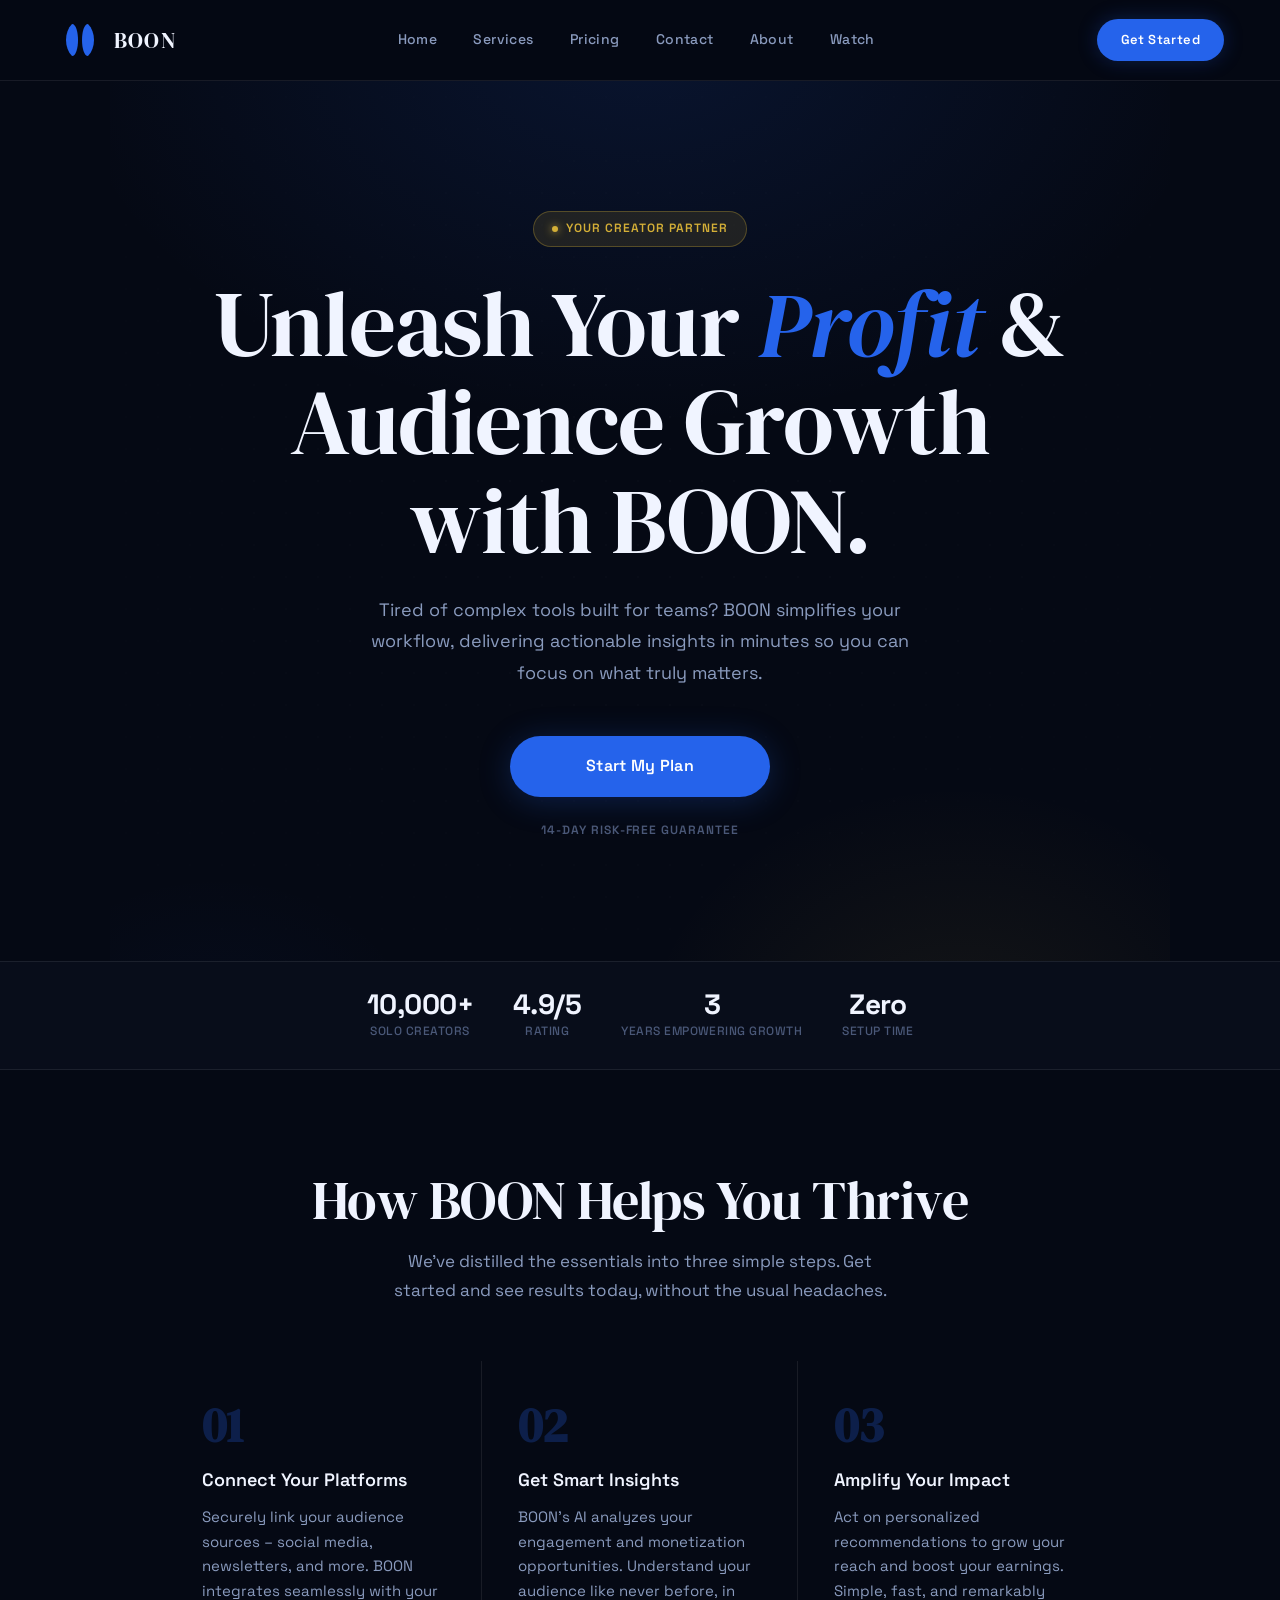
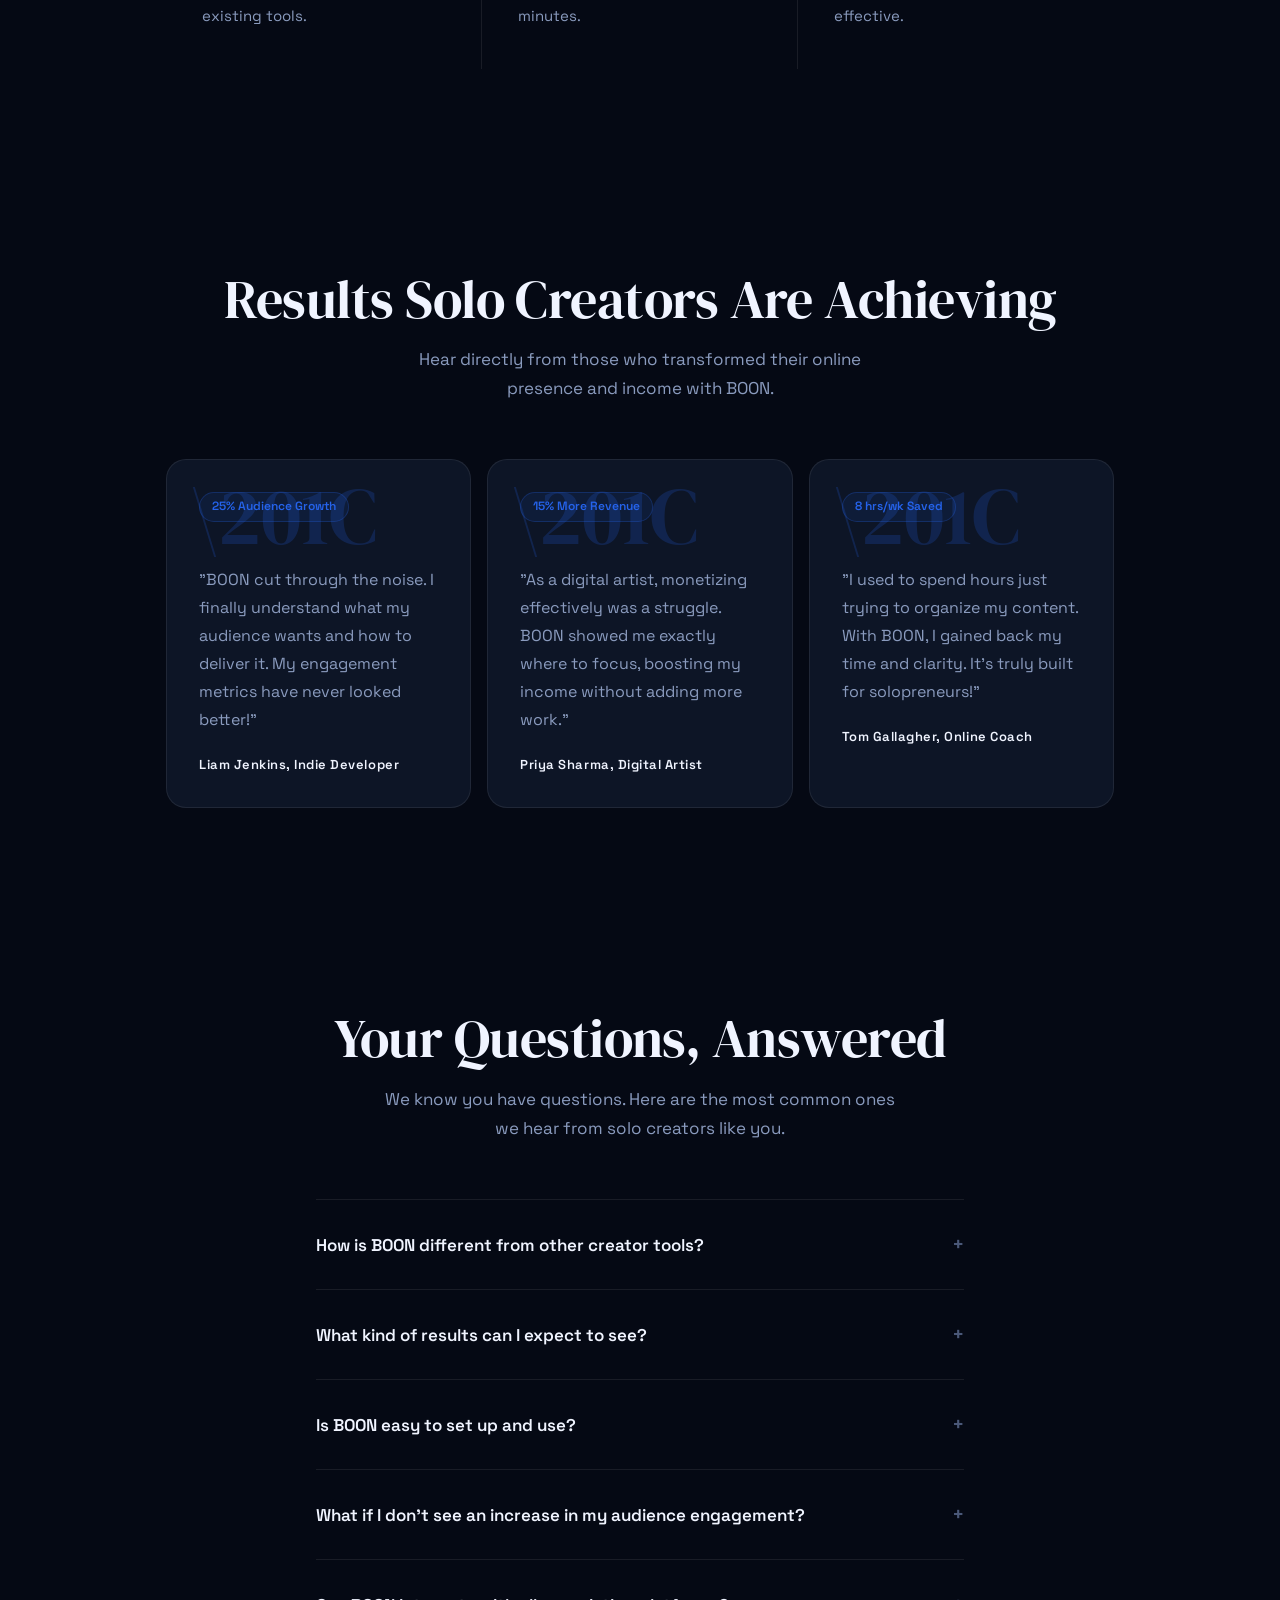
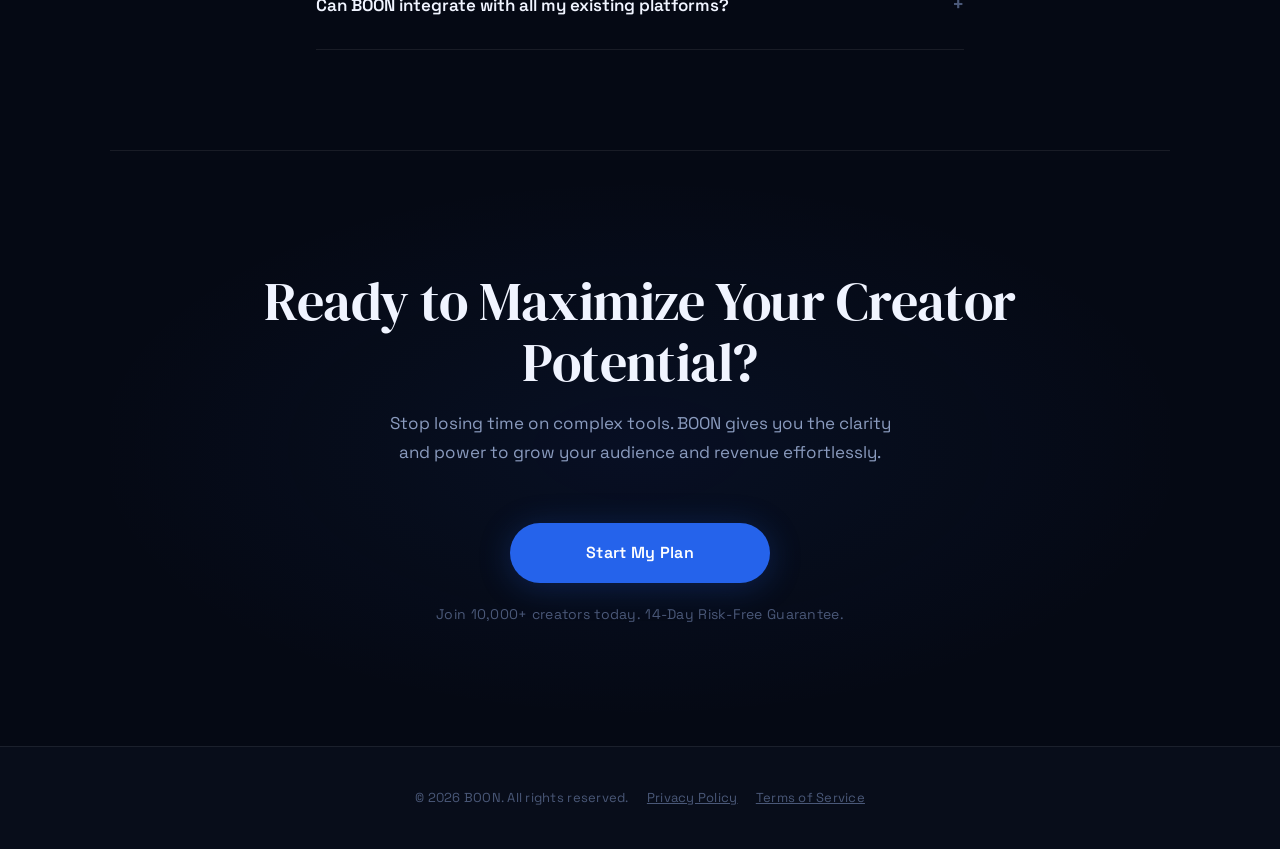
<file: index.html>
<!DOCTYPE html>
<html lang="en">
<head>
<meta charset="UTF-8">
<meta name="viewport" content="width=device-width, initial-scale=1.0">
<title>BOON</title>
<meta name="description" content="Subject: Tailored offer for BOON
Here is a quick, high-converting offer script for your business based on your goals.
## The Offer Copy
Headline: Boost your per">
<meta property="og:title" content="BOON">
<meta property="og:description" content="Subject: Tailored offer for BOON
Here is a quick, high-converting offer script for your business based on your goals.
## The Offer Copy
Headline: Boost your per">
<meta property="og:type" content="website">
<meta name="twitter:title" content="BOON">
<meta name="twitter:description" content="Subject: Tailored offer for BOON
Here is a quick, high-converting offer script for your business based on your goals.
## The Offer Copy
Headline: Boost your per">
<meta name="twitter:card" content="summary_large_image">
<link rel="stylesheet" href="style.css">
</head>
<body>
<nav>
<a class="logo" href="index.html" style="display:flex;align-items:center;gap:10px;text-decoration:none;"><svg viewBox="0 0 48 48" width="48" height="48">
  <g fill="#2563EB">
    <!-- Left ascending shape -->
    <path d="M16 40 C8 32 8 16 16 8 C20 8 22 16 22 24 C22 32 20 40 16 40 Z"/>
    <!-- Right ascending shape -->
    <path d="M32 40 C40 32 40 16 32 8 C28 8 26 16 26 24 C26 32 28 40 32 40 Z"/>
  </g>
</svg><span style="font-family:var(--font-display,serif);font-size:22px;color:var(--text,#fff);">BOON</span></a>
<div class="nav-links">
<a href="index.html">Home</a>
<a href="services.html">Services</a>
<a href="pricing.html">Pricing</a>
<a href="contact.html">Contact</a>
<a href="about.html">About</a>
<a href="vsl.html">Watch</a>
</div>
<a href="contact.html" class="nav-cta">Get Started</a>
<button class="hamburger" aria-label="Menu"><span></span><span></span><span></span></button>
</nav>
<!DOCTYPE html><html lang='en'><head><meta charset='UTF-8'><meta name='viewport' content='width=device-width, initial-scale=1.0'><title>BOON - Boost Your Personal Profits & Scale Your Audience</title><meta name='description' content='BOON is the intuitive software for solo creators and solopreneurs to grow audience engagement and maximize profitability with zero setup. Try it risk-free for 14 days.'></head><body><main><section id='hero'><div class='hero-badge'>Your Creator Partner</div><h1>Unleash Your <em>Profit</em> &amp; Audience Growth with BOON.</h1><p>Tired of complex tools built for teams? BOON simplifies your workflow, delivering actionable insights in minutes so you can focus on what truly matters.</p><div class='hero-cta-group'><a href='contact.html' class='btn'>Start My Plan</a><span class='trust-signal'>14-Day Risk-Free Guarantee</span></div></section><div class='trust-bar'><div class='trust-bar-item'><div class='stat'>10,000+</div><div class='stat-label'>Solo Creators</div></div><div class='trust-bar-item'><div class='stat'>4.9/5</div><div class='stat-label'>Rating</div></div><div class='trust-bar-item'><div class='stat'>3</div><div class='stat-label'>Years Empowering Growth</div></div><div class='trust-bar-item'><div class='stat'>Zero</div><div class='stat-label'>Setup Time</div></div></div><section><h2 class='fade-in'>How BOON Helps You Thrive</h2><p class='section-sub fade-in'>We've distilled the essentials into three simple steps. Get started and see results today, without the usual headaches.</p><div class='how-it-works'><div class='step'><div class='step-num'>01</div><h3>Connect Your Platforms</h3><p>Securely link your audience sources &ndash; social media, newsletters, and more. BOON integrates seamlessly with your existing tools.</p></div><div class='step'><div class='step-num'>02</div><h3>Get Smart Insights</h3><p>BOON's AI analyzes your engagement and monetization opportunities. Understand your audience like never before, in minutes.</p></div><div class='step'><div class='step-num'>03</div><h3>Amplify Your Impact</h3><p>Act on personalized recommendations to grow your reach and boost your earnings. Simple, fast, and remarkably effective.</p></div></div></section><section id='testimonials'><h2 class='fade-in'>Results Solo Creators Are Achieving</h2><p class='section-sub fade-in'>Hear directly from those who transformed their online presence and income with BOON.</p><div class='testimonial-grid'><div class='testimonial-card'><div class='result-badge'>25% Audience Growth</div><p>"BOON cut through the noise. I finally understand what my audience wants and how to deliver it. My engagement metrics have never looked better!"</p><div class='author'>Liam Jenkins, Indie Developer</div></div><div class='testimonial-card'><div class='result-badge'>15% More Revenue</div><p>"As a digital artist, monetizing effectively was a struggle. BOON showed me exactly where to focus, boosting my income without adding more work."</p><div class='author'>Priya Sharma, Digital Artist</div></div><div class='testimonial-card'><div class='result-badge'>8 hrs/wk Saved</div><p>"I used to spend hours just trying to organize my content. With BOON, I gained back my time and clarity. It's truly built for solopreneurs!"</p><div class='author'>Tom Gallagher, Online Coach</div></div></div></section><section id='faq'><h2 class='fade-in'>Your Questions, Answered</h2><p class='section-sub fade-in'>We know you have questions. Here are the most common ones we hear from solo creators like you.</p><div class='faq-item'><div class='faq-question'>How is BOON different from other creator tools?<span class='faq-chevron'>+</span></div><div class='faq-answer'>Most tools are bloated and built for large teams. BOON is specifically designed for solo creators, focusing on actionable insights and simplicity so you can achieve results faster.</div></div><div class='faq-item'><div class='faq-question'>What kind of results can I expect to see?<span class='faq-chevron'>+</span></div><div class='faq-answer'>Our users typically see increased audience engagement, clearer monetization paths, and significant time savings in content management and analysis. We offer a 14-day risk-free guarantee.</div></div><div class='faq-item'><div class='faq-question'>Is BOON easy to set up and use?<span class='faq-chevron'>+</span></div><div class='faq-answer'>Absolutely. BOON requires zero setup and delivers its first actionable insights in under five minutes. Our intuitive interface ensures you spend less time learning and more time growing.</div></div><div class='faq-item'><div class='faq-question'>What if I don't see an increase in my audience engagement?<span class='faq-chevron'>+</span></div><div class='faq-answer'>We're confident in BOON's power. If you don't see an increase in your audience engagement within the first 14 days, we offer a full, no-questions-asked refund.</div></div><div class='faq-item'><div class='faq-question'>Can BOON integrate with all my existing platforms?<span class='faq-chevron'>+</span></div><div class='faq-answer'>BOON is built for broad compatibility. We integrate with major social media channels, email marketing platforms, and content distribution services to give you a unified view.</div></div></section><section id='cta'><h2 class='fade-in'>Ready to Maximize Your Creator Potential?</h2><p class='section-sub fade-in'>Stop losing time on complex tools. BOON gives you the clarity and power to grow your audience and revenue effortlessly.</p><a href='contact.html' class='btn fade-in'>Start My Plan</a><p class='risk-reversal fade-in'>Join 10,000+ creators today. 14-Day Risk-Free Guarantee.</p></section></main><footer>
    <p>&copy; 2026 BOON. All rights reserved. <a href="#privacy" style="color:var(--text-subtle);text-decoration:underline;margin-left:15px;">Privacy Policy</a> <a href="#terms" style="color:var(--text-subtle);text-decoration:underline;margin-left:15px;">Terms of Service</a></p>
</footer><div class='sticky-mobile-cta'><a href='contact.html' class='btn'>Start My Plan</a></div><script>
// FAQ accordion
document.querySelectorAll('.faq-item').forEach(function(item){
  item.addEventListener('click',function(){
    var answer=this.querySelector('.faq-answer');
    var chevron=this.querySelector('.faq-chevron');
    var isOpen=this.classList.contains('open');
    document.querySelectorAll('.faq-item').forEach(function(i){
      i.classList.remove('open');
      i.querySelector('.faq-answer').style.maxHeight='0';
      i.querySelector('.faq-chevron').textContent='+';
    });
    if(!isOpen){this.classList.add('open');answer.style.maxHeight=answer.scrollHeight+'px';chevron.textContent='\\u00d7';}
  });
});
// Nav scroll
window.addEventListener('scroll',function(){document.querySelector('nav').classList.toggle('scrolled',window.scrollY>50);});
// Hamburger menu
var ham=document.querySelector('.hamburger');var nl=document.querySelector('.nav-links');if(ham&&nl){ham.addEventListener('click',function(){nl.classList.toggle('open');});}
// Picker tabs
document.querySelectorAll('.picker-tab').forEach(function(tab){
  tab.addEventListener('click',function(){
    var target=this.dataset.tab;
    document.querySelectorAll('.picker-tab').forEach(function(t){t.classList.remove('active');});
    document.querySelectorAll('.picker-content').forEach(function(c){c.classList.remove('active');});
    this.classList.add('active');
    var el=document.getElementById(target);
    if(el){el.classList.add('active');}
  });
});
// Picker card select
document.querySelectorAll('.picker-card').forEach(function(card){
  card.addEventListener('click',function(){
    var parent=this.closest('.picker-content');
    if(parent){parent.querySelectorAll('.picker-card').forEach(function(c){c.classList.remove('selected');});}
    this.classList.add('selected');
  });
});
</script></body></html>
<script>document.querySelectorAll('.faq-item').forEach(function(item){item.addEventListener('click',function(){var answer=this.querySelector('.faq-answer');var chevron=this.querySelector('.faq-chevron');var isOpen=this.classList.contains('open');document.querySelectorAll('.faq-item').forEach(function(i){i.classList.remove('open');i.querySelector('.faq-answer').style.maxHeight='0';i.querySelector('.faq-chevron').textContent='+';});if(!isOpen){this.classList.add('open');answer.style.maxHeight='2000px';chevron.textContent='×';}});});window.addEventListener('scroll',function(){document.querySelector('nav').classList.toggle('scrolled',window.scrollY>50);});</script>
</body>
</html>
</file>
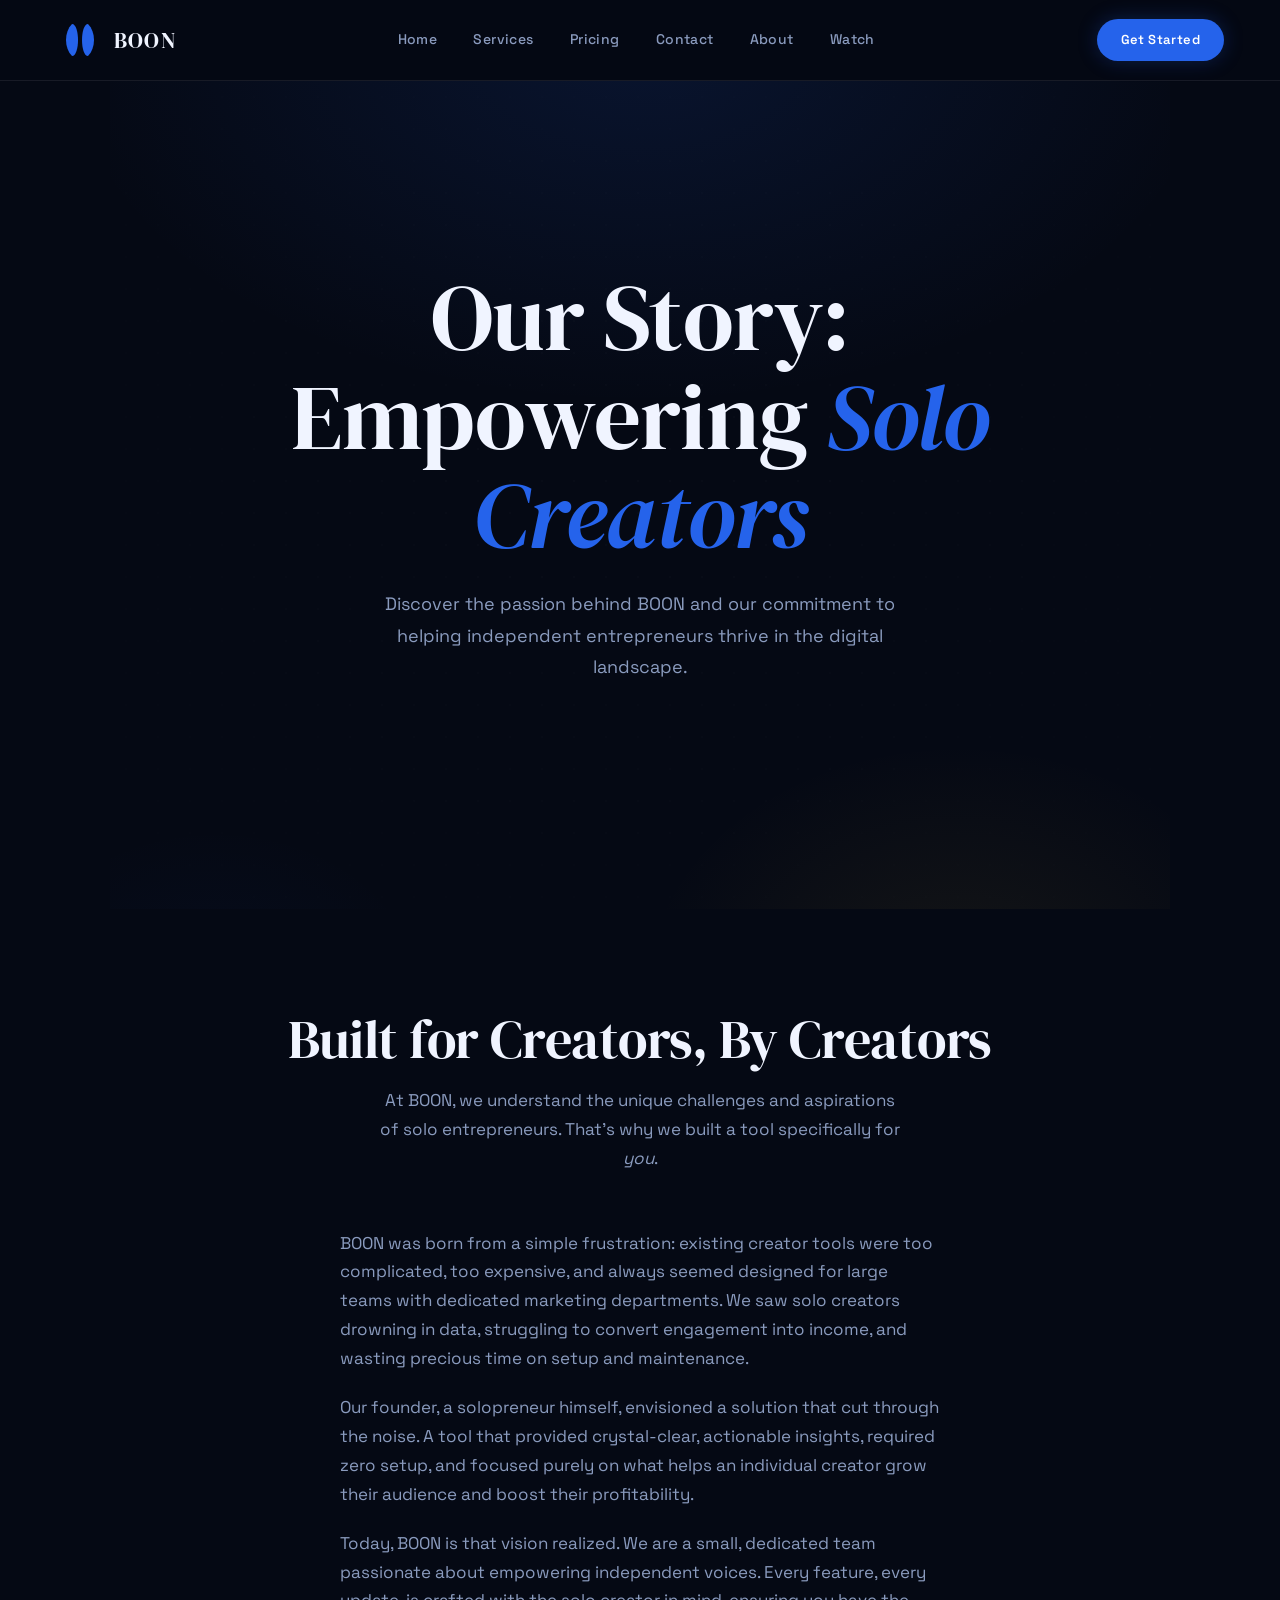
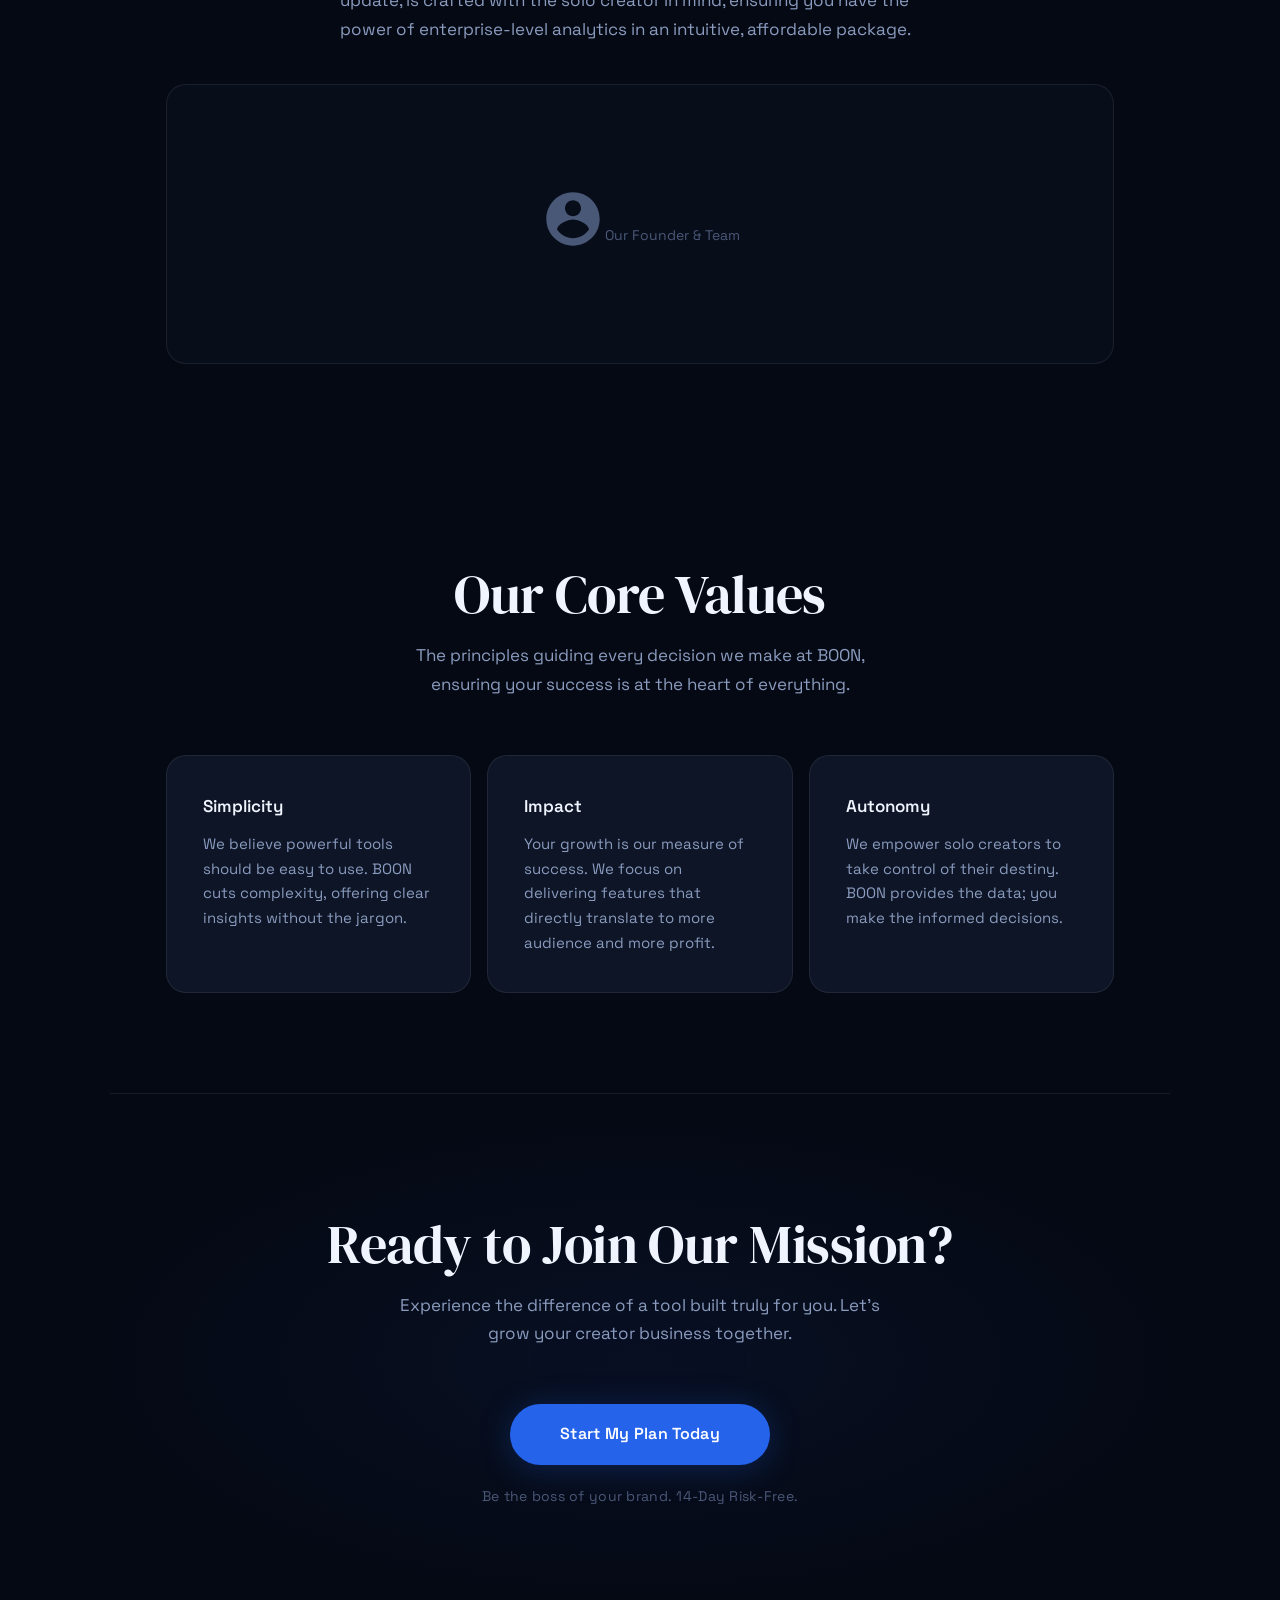
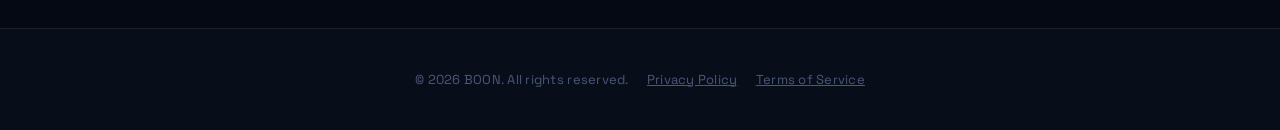
<file: about.html>
<!DOCTYPE html>
<html lang="en">
<head>
<meta charset="UTF-8">
<meta name="viewport" content="width=device-width, initial-scale=1.0">
<title>BOON</title>
<meta name="description" content="Subject: Tailored offer for BOON
Here is a quick, high-converting offer script for your business based on your goals.
## The Offer Copy
Headline: Boost your per">
<meta property="og:title" content="BOON">
<meta property="og:description" content="Subject: Tailored offer for BOON
Here is a quick, high-converting offer script for your business based on your goals.
## The Offer Copy
Headline: Boost your per">
<meta property="og:type" content="website">
<meta name="twitter:title" content="BOON">
<meta name="twitter:description" content="Subject: Tailored offer for BOON
Here is a quick, high-converting offer script for your business based on your goals.
## The Offer Copy
Headline: Boost your per">
<meta name="twitter:card" content="summary_large_image">
<link rel="stylesheet" href="style.css">
</head>
<body>
<nav>
<a class="logo" href="index.html" style="display:flex;align-items:center;gap:10px;text-decoration:none;"><svg viewBox="0 0 48 48" width="48" height="48">
  <g fill="#2563EB">
    <!-- Left ascending shape -->
    <path d="M16 40 C8 32 8 16 16 8 C20 8 22 16 22 24 C22 32 20 40 16 40 Z"/>
    <!-- Right ascending shape -->
    <path d="M32 40 C40 32 40 16 32 8 C28 8 26 16 26 24 C26 32 28 40 32 40 Z"/>
  </g>
</svg><span style="font-family:var(--font-display,serif);font-size:22px;color:var(--text,#fff);">BOON</span></a>
<div class="nav-links">
<a href="index.html">Home</a>
<a href="services.html">Services</a>
<a href="pricing.html">Pricing</a>
<a href="contact.html">Contact</a>
<a href="about.html">About</a>
<a href="vsl.html">Watch</a>
</div>
<a href="contact.html" class="nav-cta">Get Started</a>
<button class="hamburger" aria-label="Menu"><span></span><span></span><span></span></button>
</nav>
<!DOCTYPE html><html lang='en'><head><meta charset='UTF-8'><meta name='viewport' content='width=device-width, initial-scale=1.0'><title>About BOON - Empowering Solo Creators</title><meta name='description' content='Learn the story behind BOON, our mission to empower solo creators, and our core values of simplicity, impact, and autonomy. Built for your success.'></head><body><main><section id='hero'><h1 class='fade-in'>Our Story: Empowering <em>Solo Creators</em></h1><p class='fade-in'>Discover the passion behind BOON and our commitment to helping independent entrepreneurs thrive in the digital landscape.</p></section><section><h2 class='fade-in'>Built for Creators, By Creators</h2><p class='section-sub fade-in'>At BOON, we understand the unique challenges and aspirations of solo entrepreneurs. That's why we built a tool specifically for <em>you</em>.</p><div style='display:grid;grid-template-columns:1fr;gap:40px;align-items:center;margin-top:40px;'><div style='max-width:600px;margin:0 auto;'><p style='margin-bottom:20px;color:var(--text-muted);font-size:17px;line-height:1.7;'>BOON was born from a simple frustration: existing creator tools were too complicated, too expensive, and always seemed designed for large teams with dedicated marketing departments. We saw solo creators drowning in data, struggling to convert engagement into income, and wasting precious time on setup and maintenance.</p><p style='margin-bottom:20px;color:var(--text-muted);font-size:17px;line-height:1.7;'>Our founder, a solopreneur himself, envisioned a solution that cut through the noise. A tool that provided crystal-clear, actionable insights, required zero setup, and focused purely on what helps an individual creator grow their audience and boost their profitability.</p><p style='color:var(--text-muted);font-size:17px;line-height:1.7;'>Today, BOON is that vision realized. We are a small, dedicated team passionate about empowering independent voices. Every feature, every update, is crafted with the solo creator in mind, ensuring you have the power of enterprise-level analytics in an intuitive, affordable package.</p></div><div class='founder-photo' style='background:var(--bg-2);border-radius:var(--radius-lg);padding:40px;min-height:280px;display:flex;align-items:center;justify-content:center;color:var(--text-subtle);font-size:14px;border:1px solid var(--border);'><svg xmlns='http://www.w3.org/2000/svg' fill='currentColor' viewBox='0 0 24 24' width='64px' height='64px' style='margin-bottom:10px;'><path d='M12 2C6.48 2 2 6.48 2 12s4.48 10 10 10 10-4.48 10-10S17.52 2 12 2zm0 3c1.66 0 3 1.34 3 3s-1.34 3-3 3-3-1.34-3-3 1.34-3 3-3zm0 14.2c-2.5 0-4.71-1.28-6-3.22.03-1.99 4-3.8 6-3.8s5.97 1.81 6 3.8c-1.29 1.94-3.5 3.22-6 3.22z'/></svg><br/>Our Founder & Team</div></div></section><section><h2 class='fade-in'>Our Core Values</h2><p class='section-sub fade-in'>The principles guiding every decision we make at BOON, ensuring your success is at the heart of everything.</p><div class='service-cards'><div class='service-card'><h3>Simplicity</h3><p>We believe powerful tools should be easy to use. BOON cuts complexity, offering clear insights without the jargon.</p></div><div class='service-card'><h3>Impact</h3><p>Your growth is our measure of success. We focus on delivering features that directly translate to more audience and more profit.</p></div><div class='service-card'><h3>Autonomy</h3><p>We empower solo creators to take control of their destiny. BOON provides the data; you make the informed decisions.</p></div></div></section><section id='cta'><h2 class='fade-in'>Ready to Join Our Mission?</h2><p class='section-sub fade-in'>Experience the difference of a tool built truly for you. Let's grow your creator business together.</p><a href='contact.html' class='btn fade-in'>Start My Plan Today</a><p class='risk-reversal fade-in'>Be the boss of your brand. 14-Day Risk-Free.</p></section></main><footer>
    <p>&copy; 2026 BOON. All rights reserved. <a href="#privacy" style="color:var(--text-subtle);text-decoration:underline;margin-left:15px;">Privacy Policy</a> <a href="#terms" style="color:var(--text-subtle);text-decoration:underline;margin-left:15px;">Terms of Service</a></p>
</footer><div class='sticky-mobile-cta'><a href='contact.html' class='btn'>Start My Plan Today</a></div><script>
// FAQ accordion
document.querySelectorAll('.faq-item').forEach(function(item){
  item.addEventListener('click',function(){
    var answer=this.querySelector('.faq-answer');
    var chevron=this.querySelector('.faq-chevron');
    var isOpen=this.classList.contains('open');
    document.querySelectorAll('.faq-item').forEach(function(i){
      i.classList.remove('open');
      i.querySelector('.faq-answer').style.maxHeight='0';
      i.querySelector('.faq-chevron').textContent='+';
    });
    if(!isOpen){this.classList.add('open');answer.style.maxHeight=answer.scrollHeight+'px';chevron.textContent='\\u00d7';}
  });
});
// Nav scroll
window.addEventListener('scroll',function(){document.querySelector('nav').classList.toggle('scrolled',window.scrollY>50);});
// Hamburger menu
var ham=document.querySelector('.hamburger');var nl=document.querySelector('.nav-links');if(ham&&nl){ham.addEventListener('click',function(){nl.classList.toggle('open');});}
// Picker tabs
document.querySelectorAll('.picker-tab').forEach(function(tab){
  tab.addEventListener('click',function(){
    var target=this.dataset.tab;
    document.querySelectorAll('.picker-tab').forEach(function(t){t.classList.remove('active');});
    document.querySelectorAll('.picker-content').forEach(function(c){c.classList.remove('active');});
    this.classList.add('active');
    var el=document.getElementById(target);
    if(el){el.classList.add('active');}
  });
});
// Picker card select
document.querySelectorAll('.picker-card').forEach(function(card){
  card.addEventListener('click',function(){
    var parent=this.closest('.picker-content');
    if(parent){parent.querySelectorAll('.picker-card').forEach(function(c){c.classList.remove('selected');});}
    this.classList.add('selected');
  });
});
</script></body></html>
<script>document.querySelectorAll('.faq-item').forEach(function(item){item.addEventListener('click',function(){var answer=this.querySelector('.faq-answer');var chevron=this.querySelector('.faq-chevron');var isOpen=this.classList.contains('open');document.querySelectorAll('.faq-item').forEach(function(i){i.classList.remove('open');i.querySelector('.faq-answer').style.maxHeight='0';i.querySelector('.faq-chevron').textContent='+';});if(!isOpen){this.classList.add('open');answer.style.maxHeight='2000px';chevron.textContent='×';}});});window.addEventListener('scroll',function(){document.querySelector('nav').classList.toggle('scrolled',window.scrollY>50);});</script>
</body>
</html>
</file>
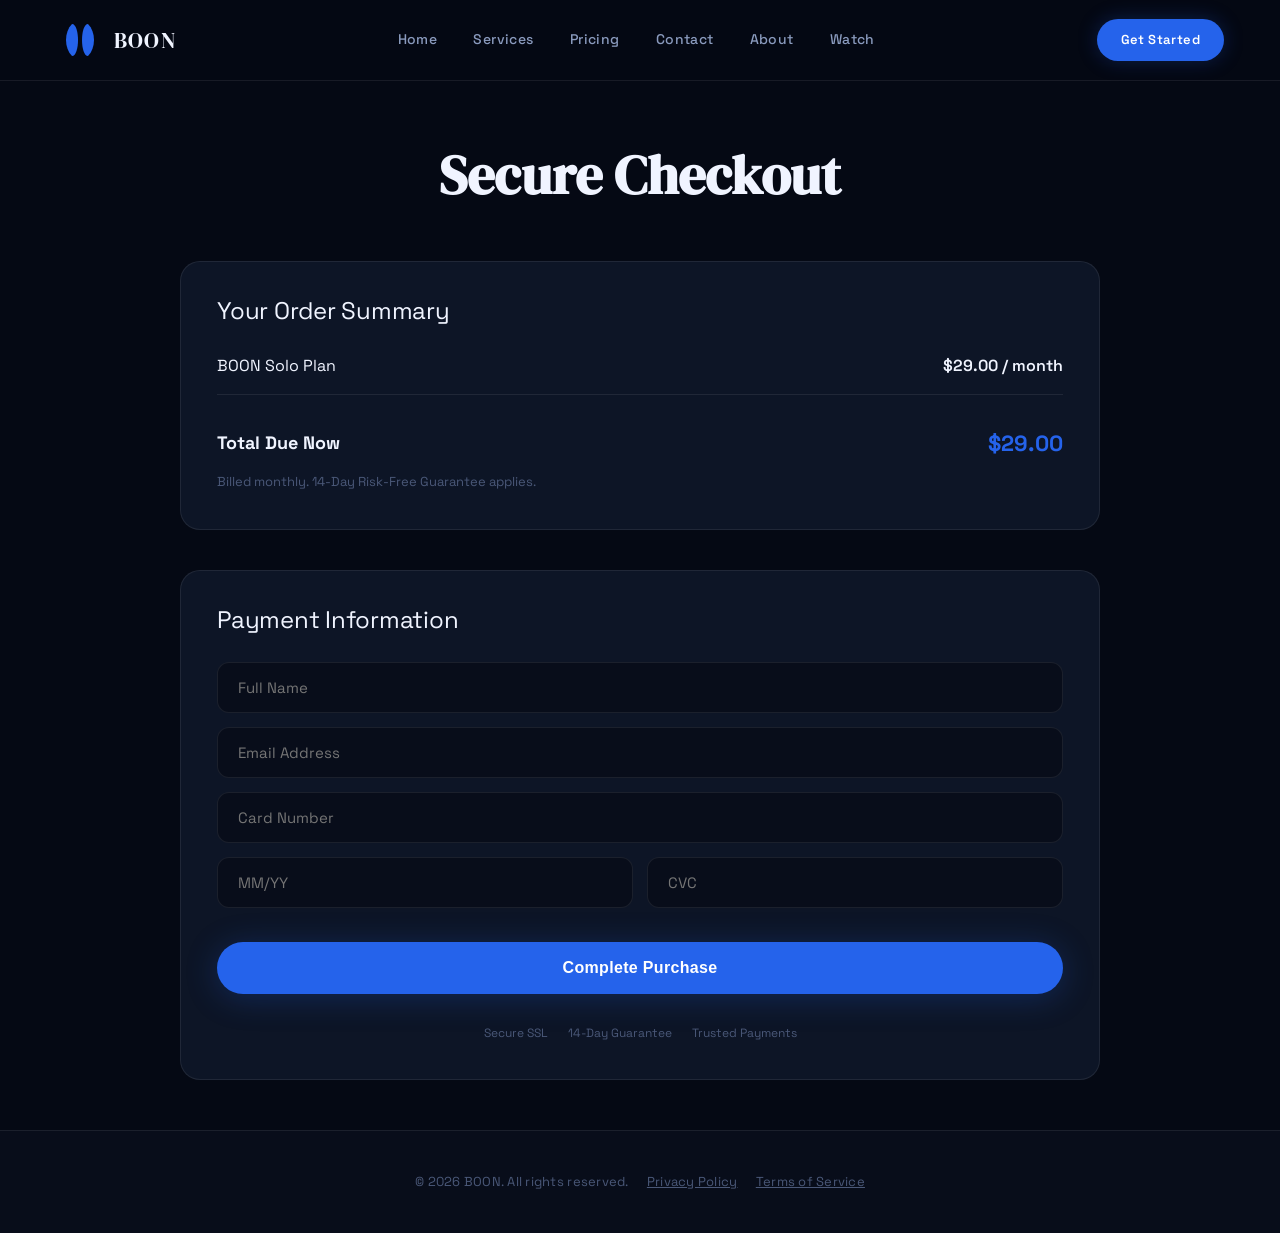
<file: checkout.html>
<!DOCTYPE html>
<html lang="en">
<head>
<meta charset="UTF-8">
<meta name="viewport" content="width=device-width, initial-scale=1.0">
<title>BOON</title>
<meta name="description" content="Subject: Tailored offer for BOON
Here is a quick, high-converting offer script for your business based on your goals.
## The Offer Copy
Headline: Boost your per">
<meta property="og:title" content="BOON">
<meta property="og:description" content="Subject: Tailored offer for BOON
Here is a quick, high-converting offer script for your business based on your goals.
## The Offer Copy
Headline: Boost your per">
<meta property="og:type" content="website">
<meta name="twitter:title" content="BOON">
<meta name="twitter:description" content="Subject: Tailored offer for BOON
Here is a quick, high-converting offer script for your business based on your goals.
## The Offer Copy
Headline: Boost your per">
<meta name="twitter:card" content="summary_large_image">
<link rel="stylesheet" href="style.css">
</head>
<body>
<nav>
<a class="logo" href="index.html" style="display:flex;align-items:center;gap:10px;text-decoration:none;"><svg viewBox="0 0 48 48" width="48" height="48">
  <g fill="#2563EB">
    <!-- Left ascending shape -->
    <path d="M16 40 C8 32 8 16 16 8 C20 8 22 16 22 24 C22 32 20 40 16 40 Z"/>
    <!-- Right ascending shape -->
    <path d="M32 40 C40 32 40 16 32 8 C28 8 26 16 26 24 C26 32 28 40 32 40 Z"/>
  </g>
</svg><span style="font-family:var(--font-display,serif);font-size:22px;color:var(--text,#fff);">BOON</span></a>
<div class="nav-links">
<a href="index.html">Home</a>
<a href="services.html">Services</a>
<a href="pricing.html">Pricing</a>
<a href="contact.html">Contact</a>
<a href="about.html">About</a>
<a href="vsl.html">Watch</a>
</div>
<a href="contact.html" class="nav-cta">Get Started</a>
<button class="hamburger" aria-label="Menu"><span></span><span></span><span></span></button>
</nav>
<!DOCTYPE html><html lang='en'><head><meta charset='UTF-8'><meta name='viewport' content='width=device-width, initial-scale=1.0'><title>Checkout - Complete Your BOON Purchase</title><meta name='description' content='Complete your secure purchase for BOON. Review your order details and enter payment information to start growing your audience and profits today.'></head><body><main style='max-width:960px;margin:50px auto;padding:0 20px;'><h1 style='font-family:var(--font-display);font-size:clamp(2.2rem,5vw,3.4rem);text-align:center;margin-bottom:40px;'>Secure Checkout</h1><div style='display:grid;grid-template-columns:1fr;gap:40px;'><div style='background:var(--bg-card);border:1px solid var(--border);border-radius:var(--radius-lg);padding:36px;'><h2 style='font-family:var(--font-body);font-size:24px;text-align:left;margin-bottom:28px;'>Your Order Summary</h2><div style='display:flex;justify-content:space-between;align-items:center;border-bottom:1px solid var(--border);padding-bottom:15px;margin-bottom:15px;'><span style='font-size:16px;color:var(--text);'>BOON Solo Plan</span><span style='font-size:16px;font-weight:600;color:var(--text);'>$29.00 / month</span></div><div style='display:flex;justify-content:space-between;align-items:center;padding-top:15px;'><span style='font-size:18px;font-weight:700;color:var(--text);'>Total Due Now</span><span style='font-size:22px;font-weight:700;color:var(--primary);'>$29.00</span></div><p style='font-size:13px;color:var(--text-subtle);margin-top:10px;'>Billed monthly. 14-Day Risk-Free Guarantee applies.</p></div><div style='background:var(--bg-card);border:1px solid var(--border);border-radius:var(--radius-lg);padding:36px;'><h2 style='font-family:var(--font-body);font-size:24px;text-align:left;margin-bottom:28px;'>Payment Information</h2><form style='display:flex;flex-direction:column;gap:14px;'><input type='text' placeholder='Full Name' required style='width:100%;padding:15px 20px;border:1.5px solid var(--border);border-radius:var(--radius);background:var(--bg-2);color:var(--text);font-size:15px;font-family:var(--font-body);transition:all 0.18s;'><input type='email' placeholder='Email Address' required style='width:100%;padding:15px 20px;border:1.5px solid var(--border);border-radius:var(--radius);background:var(--bg-2);color:var(--text);font-size:15px;font-family:var(--font-body);transition:all 0.18s;'><input type='text' placeholder='Card Number' pattern='[0-9]{13,16}' required style='width:100%;padding:15px 20px;border:1.5px solid var(--border);border-radius:var(--radius);background:var(--bg-2);color:var(--text);font-size:15px;font-family:var(--font-body);transition:all 0.18s;'><div style='display:flex;gap:14px;'><input type='text' placeholder='MM/YY' pattern='(0[1-9]|1[0-2])\\/[0-9]{2}' required style='width:50%;padding:15px 20px;border:1.5px solid var(--border);border-radius:var(--radius);background:var(--bg-2);color:var(--text);font-size:15px;font-family:var(--font-body);transition:all 0.18s;'><input type='text' placeholder='CVC' pattern='[0-9]{3,4}' required style='width:50%;padding:15px 20px;border:1.5px solid var(--border);border-radius:var(--radius);background:var(--bg-2);color:var(--text);font-size:15px;font-family:var(--font-body);transition:all 0.18s;'></div><button type='submit' class='btn' style='width:100%;margin-top:20px;'>Complete Purchase</button></form><div style='display:flex;justify-content:center;gap:20px;margin-top:30px;color:var(--text-subtle);font-size:12px;'><p>Secure SSL</p><p>14-Day Guarantee</p><p>Trusted Payments</p></div></div></div></main><footer>
    <p>&copy; 2026 BOON. All rights reserved. <a href="#privacy" style="color:var(--text-subtle);text-decoration:underline;margin-left:15px;">Privacy Policy</a> <a href="#terms" style="color:var(--text-subtle);text-decoration:underline;margin-left:15px;">Terms of Service</a></p>
</footer><div class='sticky-mobile-cta'><a href='contact.html' class='btn'>Complete Purchase</a></div><script>
// FAQ accordion
document.querySelectorAll('.faq-item').forEach(function(item){
  item.addEventListener('click',function(){
    var answer=this.querySelector('.faq-answer');
    var chevron=this.querySelector('.faq-chevron');
    var isOpen=this.classList.contains('open');
    document.querySelectorAll('.faq-item').forEach(function(i){
      i.classList.remove('open');
      i.querySelector('.faq-answer').style.maxHeight='0';
      i.querySelector('.faq-chevron').textContent='+';
    });
    if(!isOpen){this.classList.add('open');answer.style.maxHeight=answer.scrollHeight+'px';chevron.textContent='\\u00d7';}
  });
});
// Nav scroll
window.addEventListener('scroll',function(){document.querySelector('nav').classList.toggle('scrolled',window.scrollY>50);});
// Hamburger menu
var ham=document.querySelector('.hamburger');var nl=document.querySelector('.nav-links');if(ham&&nl){ham.addEventListener('click',function(){nl.classList.toggle('open');});}
// Picker tabs
document.querySelectorAll('.picker-tab').forEach(function(tab){
  tab.addEventListener('click',function(){
    var target=this.dataset.tab;
    document.querySelectorAll('.picker-tab').forEach(function(t){t.classList.remove('active');});
    document.querySelectorAll('.picker-content').forEach(function(c){c.classList.remove('active');});
    this.classList.add('active');
    var el=document.getElementById(target);
    if(el){el.classList.add('active');}
  });
});
// Picker card select
document.querySelectorAll('.picker-card').forEach(function(card){
  card.addEventListener('click',function(){
    var parent=this.closest('.picker-content');
    if(parent){parent.querySelectorAll('.picker-card').forEach(function(c){c.classList.remove('selected');});}
    this.classList.add('selected');
  });
});
</script></body></html>
<script>document.querySelectorAll('.faq-item').forEach(function(item){item.addEventListener('click',function(){var answer=this.querySelector('.faq-answer');var chevron=this.querySelector('.faq-chevron');var isOpen=this.classList.contains('open');document.querySelectorAll('.faq-item').forEach(function(i){i.classList.remove('open');i.querySelector('.faq-answer').style.maxHeight='0';i.querySelector('.faq-chevron').textContent='+';});if(!isOpen){this.classList.add('open');answer.style.maxHeight='2000px';chevron.textContent='×';}});});window.addEventListener('scroll',function(){document.querySelector('nav').classList.toggle('scrolled',window.scrollY>50);});</script>
</body>
</html>
</file>
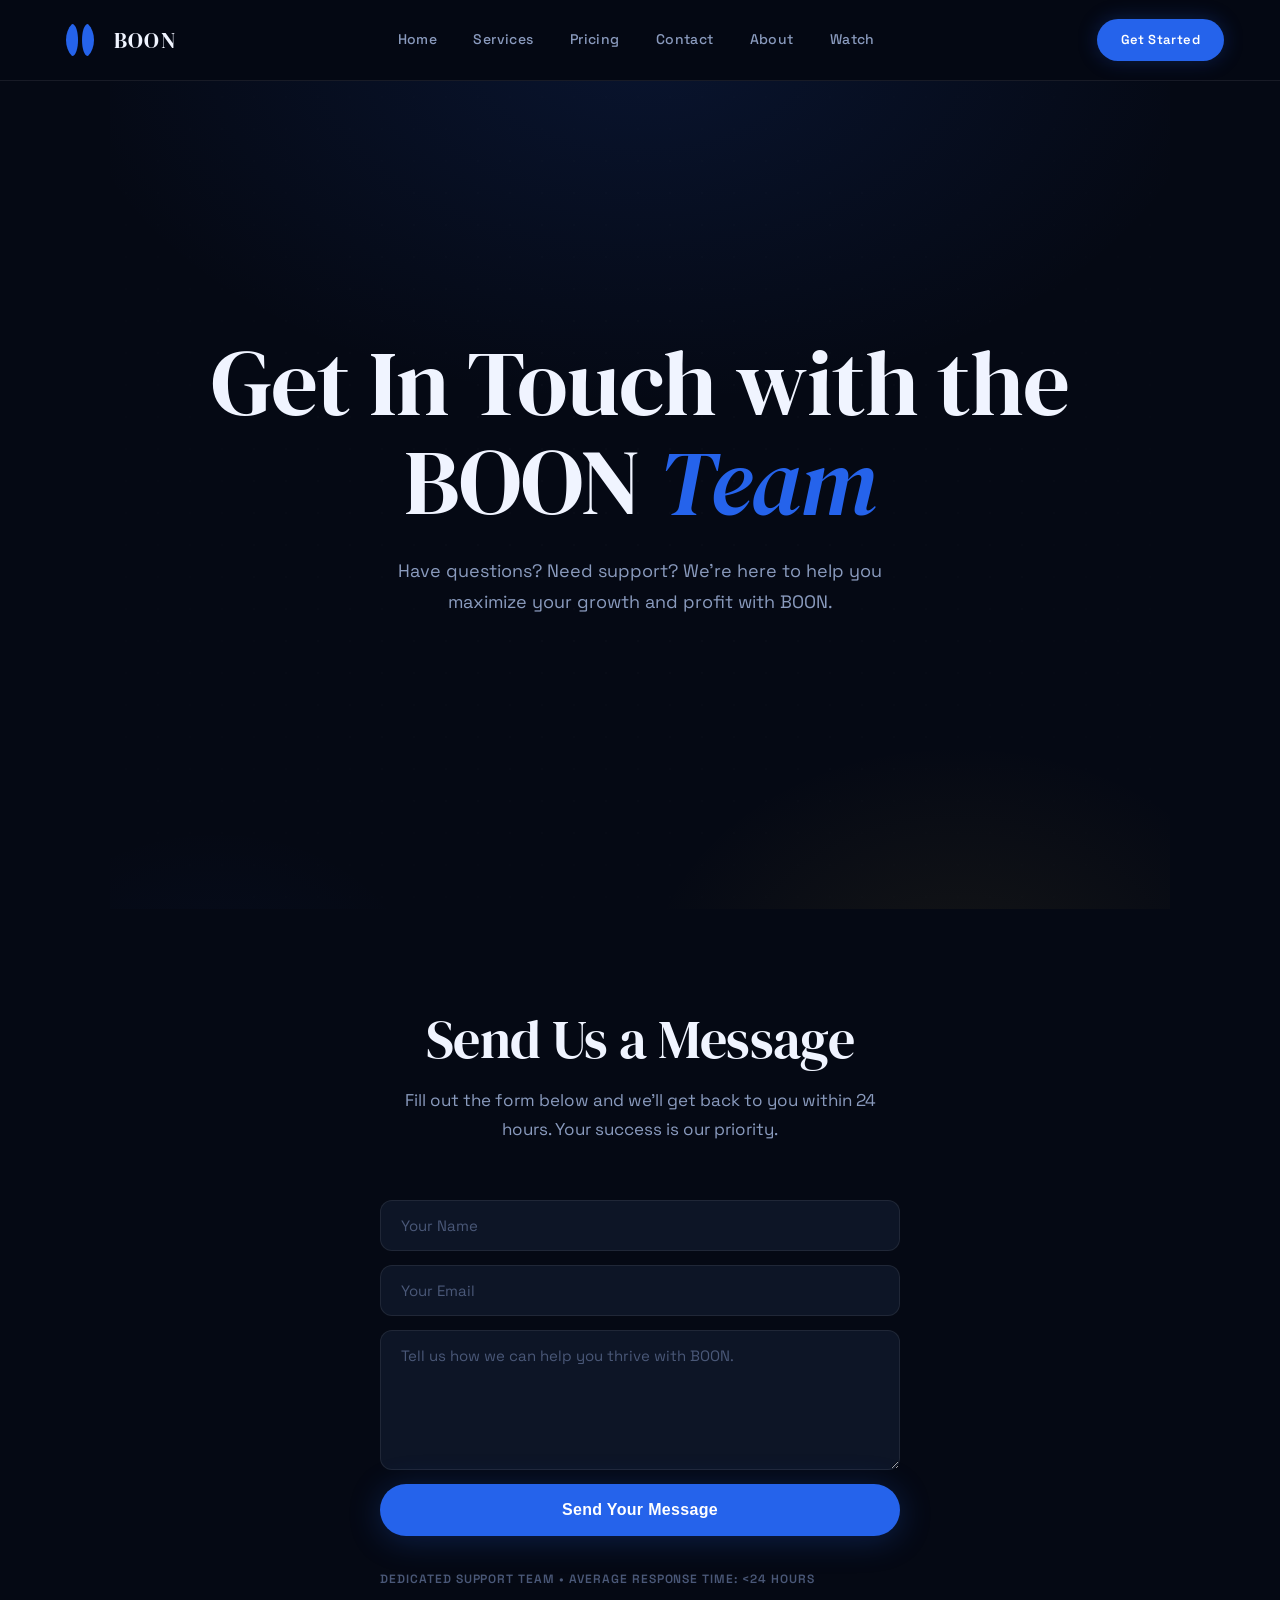
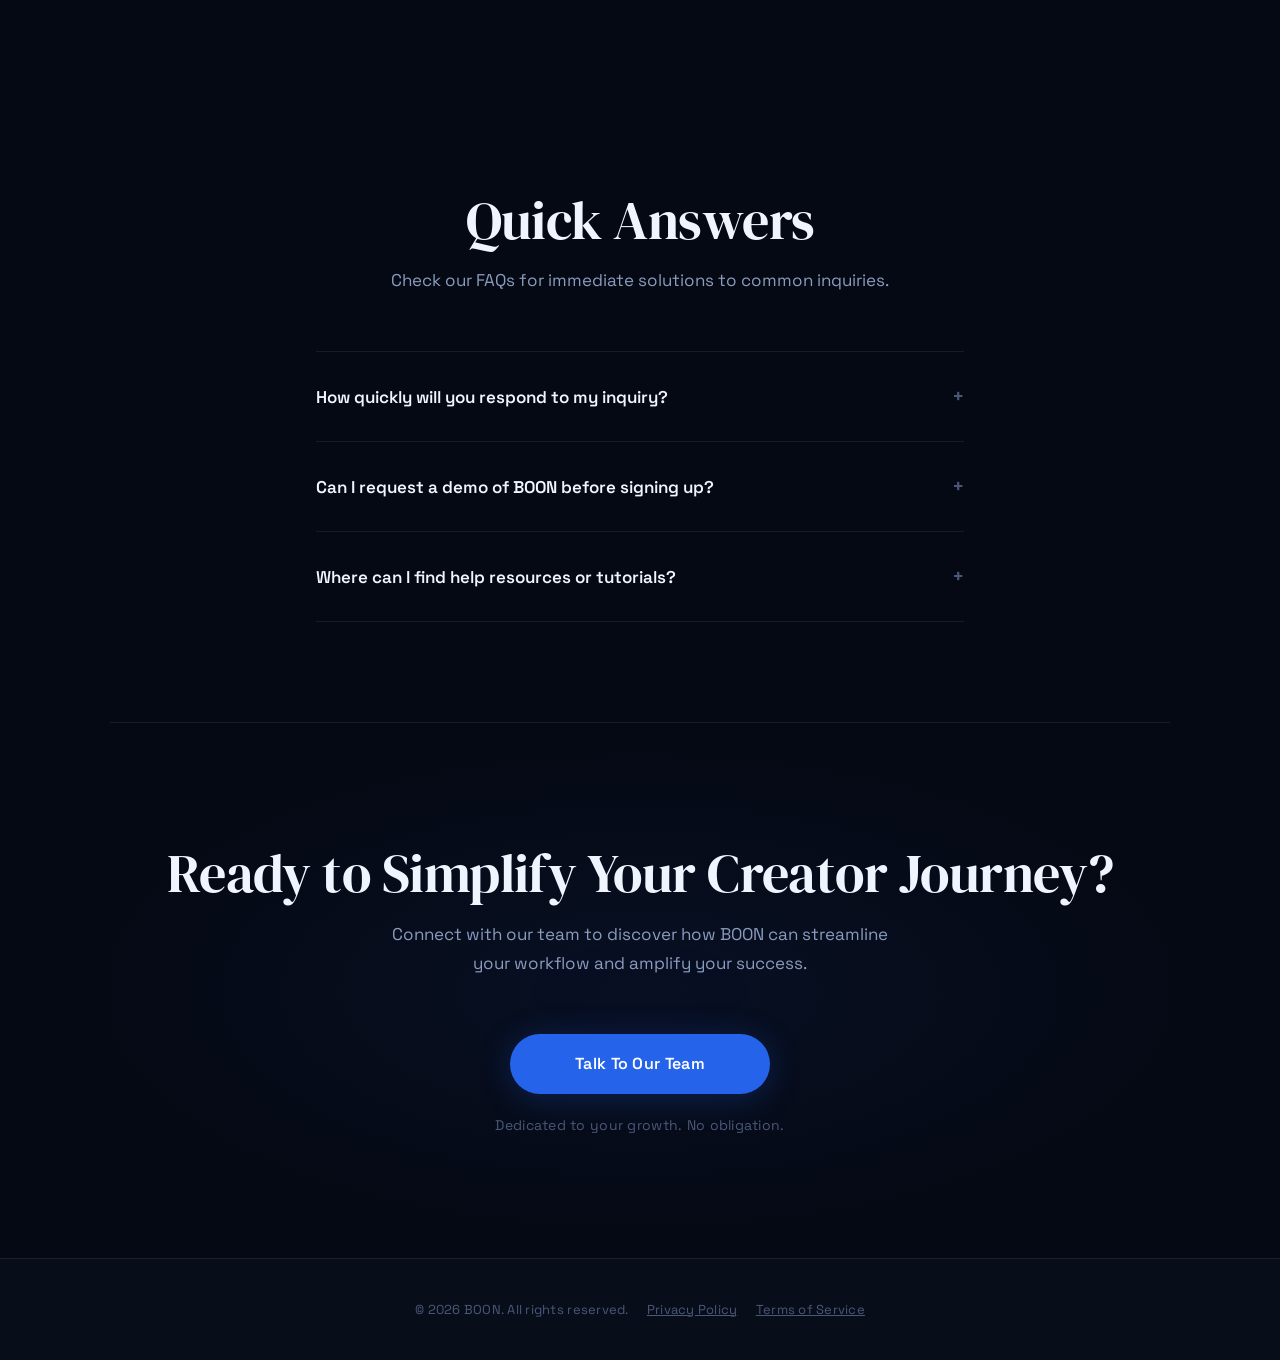
<file: contact.html>
<!DOCTYPE html>
<html lang="en">
<head>
<meta charset="UTF-8">
<meta name="viewport" content="width=device-width, initial-scale=1.0">
<title>BOON</title>
<meta name="description" content="Subject: Tailored offer for BOON
Here is a quick, high-converting offer script for your business based on your goals.
## The Offer Copy
Headline: Boost your per">
<meta property="og:title" content="BOON">
<meta property="og:description" content="Subject: Tailored offer for BOON
Here is a quick, high-converting offer script for your business based on your goals.
## The Offer Copy
Headline: Boost your per">
<meta property="og:type" content="website">
<meta name="twitter:title" content="BOON">
<meta name="twitter:description" content="Subject: Tailored offer for BOON
Here is a quick, high-converting offer script for your business based on your goals.
## The Offer Copy
Headline: Boost your per">
<meta name="twitter:card" content="summary_large_image">
<link rel="stylesheet" href="style.css">
</head>
<body>
<nav>
<a class="logo" href="index.html" style="display:flex;align-items:center;gap:10px;text-decoration:none;"><svg viewBox="0 0 48 48" width="48" height="48">
  <g fill="#2563EB">
    <!-- Left ascending shape -->
    <path d="M16 40 C8 32 8 16 16 8 C20 8 22 16 22 24 C22 32 20 40 16 40 Z"/>
    <!-- Right ascending shape -->
    <path d="M32 40 C40 32 40 16 32 8 C28 8 26 16 26 24 C26 32 28 40 32 40 Z"/>
  </g>
</svg><span style="font-family:var(--font-display,serif);font-size:22px;color:var(--text,#fff);">BOON</span></a>
<div class="nav-links">
<a href="index.html">Home</a>
<a href="services.html">Services</a>
<a href="pricing.html">Pricing</a>
<a href="contact.html">Contact</a>
<a href="about.html">About</a>
<a href="vsl.html">Watch</a>
</div>
<a href="contact.html" class="nav-cta">Get Started</a>
<button class="hamburger" aria-label="Menu"><span></span><span></span><span></span></button>
</nav>
<!DOCTYPE html><html lang='en'><head><meta charset='UTF-8'><meta name='viewport' content='width=device-width, initial-scale=1.0'><title>Contact BOON Support - Get Your Questions Answered</title><meta name='description' content='Have questions about BOON? Contact our dedicated support team. Fill out our form for quick assistance on audience growth and monetization.'></head><body><main><section id='hero'><h1 class='fade-in'>Get In Touch with the BOON <em>Team</em></h1><p class='fade-in'>Have questions? Need support? We're here to help you maximize your growth and profit with BOON.</p></section><section><h2 class='fade-in'>Send Us a Message</h2><p class='section-sub fade-in'>Fill out the form below and we'll get back to you within 24 hours. Your success is our priority.</p><form class='contact-form'><input type='text' placeholder='Your Name' required><input type='email' placeholder='Your Email' required><textarea placeholder='Tell us how we can help you thrive with BOON.' required></textarea><button type='submit' class='btn'>Send Your Message</button><p class='trust-signal' style='margin-top:20px;'>Dedicated Support Team &bull; Average Response Time: &lt;24 Hours</p></form></section><section id='faq'><h2 class='fade-in'>Quick Answers</h2><p class='section-sub fade-in'>Check our FAQs for immediate solutions to common inquiries.</p><div class='faq-item'><div class='faq-question'>How quickly will you respond to my inquiry?<span class='faq-chevron'>+</span></div><div class='faq-answer'>We aim to respond to all inquiries within 24 hours, Monday through Friday. Our team is dedicated to providing prompt support.</div></div><div class='faq-item'><div class='faq-question'>Can I request a demo of BOON before signing up?<span class='faq-chevron'>+</span></div><div class='faq-answer'>Yes, please visit our <a href='vsl.html' style='color:var(--primary);text-decoration:underline;'>Demo page</a> or mention your interest in the form, and we can arrange a personalized walkthrough.</div></div><div class='faq-item'><div class='faq-question'>Where can I find help resources or tutorials?<span class='faq-chevron'>+</span></div><div class='faq-answer'>We have an extensive knowledge base and video tutorials available within your BOON dashboard once you become a member.</div></div></section><section id='cta'><h2 class='fade-in'>Ready to Simplify Your Creator Journey?</h2><p class='section-sub fade-in'>Connect with our team to discover how BOON can streamline your workflow and amplify your success.</p><a href='contact.html' class='btn fade-in'>Talk To Our Team</a><p class='risk-reversal fade-in'>Dedicated to your growth. No obligation.</p></section></main><footer>
    <p>&copy; 2026 BOON. All rights reserved. <a href="#privacy" style="color:var(--text-subtle);text-decoration:underline;margin-left:15px;">Privacy Policy</a> <a href="#terms" style="color:var(--text-subtle);text-decoration:underline;margin-left:15px;">Terms of Service</a></p>
</footer><div class='sticky-mobile-cta'><a href='contact.html' class='btn'>Talk To Our Team</a></div><script>
// FAQ accordion
document.querySelectorAll('.faq-item').forEach(function(item){
  item.addEventListener('click',function(){
    var answer=this.querySelector('.faq-answer');
    var chevron=this.querySelector('.faq-chevron');
    var isOpen=this.classList.contains('open');
    document.querySelectorAll('.faq-item').forEach(function(i){
      i.classList.remove('open');
      i.querySelector('.faq-answer').style.maxHeight='0';
      i.querySelector('.faq-chevron').textContent='+';
    });
    if(!isOpen){this.classList.add('open');answer.style.maxHeight=answer.scrollHeight+'px';chevron.textContent='\\u00d7';}
  });
});
// Nav scroll
window.addEventListener('scroll',function(){document.querySelector('nav').classList.toggle('scrolled',window.scrollY>50);});
// Hamburger menu
var ham=document.querySelector('.hamburger');var nl=document.querySelector('.nav-links');if(ham&&nl){ham.addEventListener('click',function(){nl.classList.toggle('open');});}
// Picker tabs
document.querySelectorAll('.picker-tab').forEach(function(tab){
  tab.addEventListener('click',function(){
    var target=this.dataset.tab;
    document.querySelectorAll('.picker-tab').forEach(function(t){t.classList.remove('active');});
    document.querySelectorAll('.picker-content').forEach(function(c){c.classList.remove('active');});
    this.classList.add('active');
    var el=document.getElementById(target);
    if(el){el.classList.add('active');}
  });
});
// Picker card select
document.querySelectorAll('.picker-card').forEach(function(card){
  card.addEventListener('click',function(){
    var parent=this.closest('.picker-content');
    if(parent){parent.querySelectorAll('.picker-card').forEach(function(c){c.classList.remove('selected');});}
    this.classList.add('selected');
  });
});
</script></body></html>
<script>document.querySelectorAll('.faq-item').forEach(function(item){item.addEventListener('click',function(){var answer=this.querySelector('.faq-answer');var chevron=this.querySelector('.faq-chevron');var isOpen=this.classList.contains('open');document.querySelectorAll('.faq-item').forEach(function(i){i.classList.remove('open');i.querySelector('.faq-answer').style.maxHeight='0';i.querySelector('.faq-chevron').textContent='+';});if(!isOpen){this.classList.add('open');answer.style.maxHeight='2000px';chevron.textContent='×';}});});window.addEventListener('scroll',function(){document.querySelector('nav').classList.toggle('scrolled',window.scrollY>50);});</script>
</body>
</html>
</file>
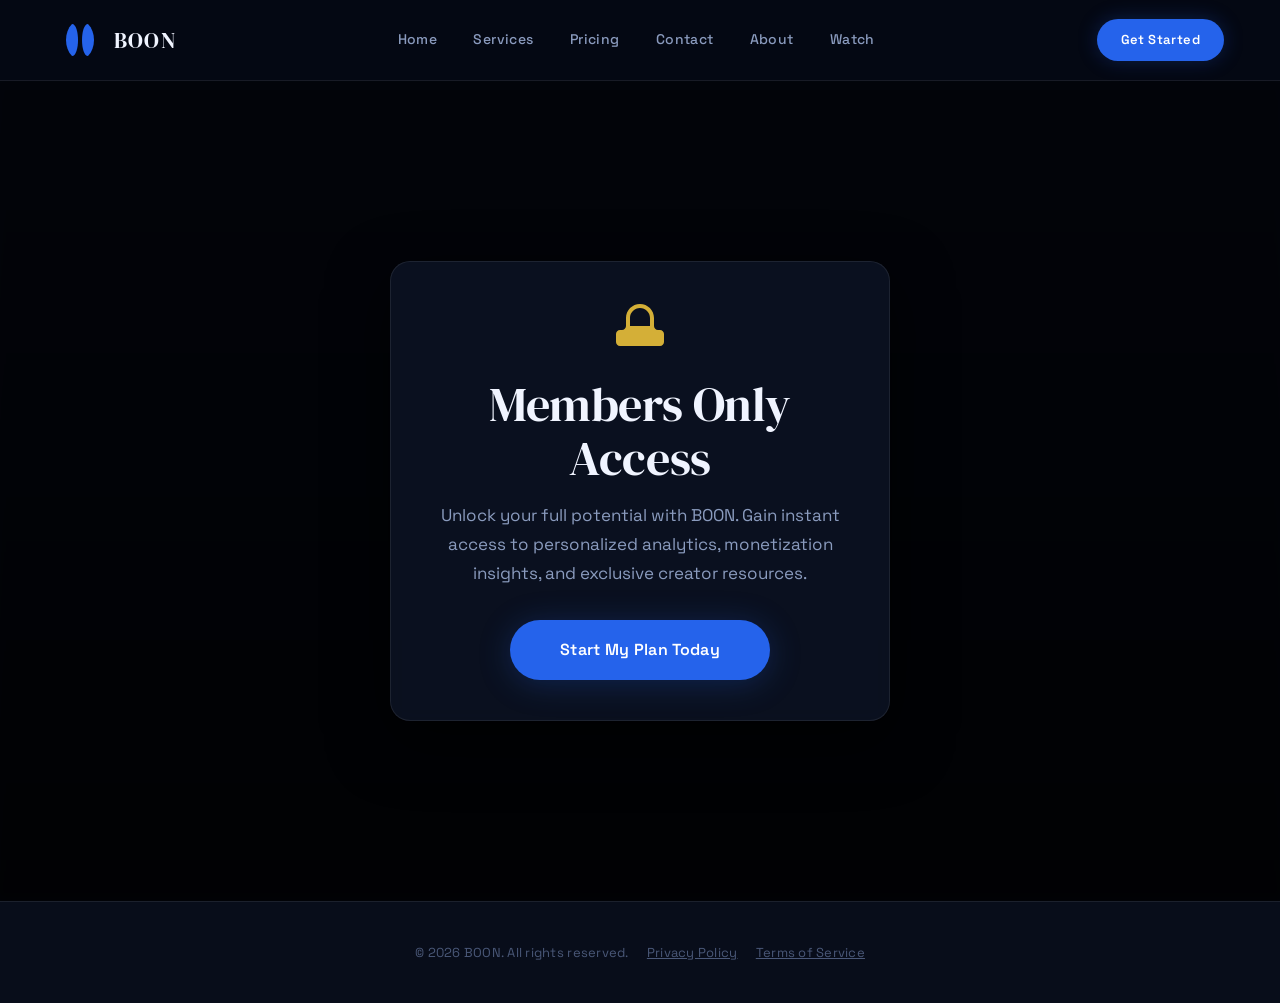
<file: dashboard.html>
<!DOCTYPE html>
<html lang="en">
<head>
<meta charset="UTF-8">
<meta name="viewport" content="width=device-width, initial-scale=1.0">
<title>BOON</title>
<meta name="description" content="Subject: Tailored offer for BOON
Here is a quick, high-converting offer script for your business based on your goals.
## The Offer Copy
Headline: Boost your per">
<meta property="og:title" content="BOON">
<meta property="og:description" content="Subject: Tailored offer for BOON
Here is a quick, high-converting offer script for your business based on your goals.
## The Offer Copy
Headline: Boost your per">
<meta property="og:type" content="website">
<meta name="twitter:title" content="BOON">
<meta name="twitter:description" content="Subject: Tailored offer for BOON
Here is a quick, high-converting offer script for your business based on your goals.
## The Offer Copy
Headline: Boost your per">
<meta name="twitter:card" content="summary_large_image">
<link rel="stylesheet" href="style.css">
</head>
<body>
<nav>
<a class="logo" href="index.html" style="display:flex;align-items:center;gap:10px;text-decoration:none;"><svg viewBox="0 0 48 48" width="48" height="48">
  <g fill="#2563EB">
    <!-- Left ascending shape -->
    <path d="M16 40 C8 32 8 16 16 8 C20 8 22 16 22 24 C22 32 20 40 16 40 Z"/>
    <!-- Right ascending shape -->
    <path d="M32 40 C40 32 40 16 32 8 C28 8 26 16 26 24 C26 32 28 40 32 40 Z"/>
  </g>
</svg><span style="font-family:var(--font-display,serif);font-size:22px;color:var(--text,#fff);">BOON</span></a>
<div class="nav-links">
<a href="index.html">Home</a>
<a href="services.html">Services</a>
<a href="pricing.html">Pricing</a>
<a href="contact.html">Contact</a>
<a href="about.html">About</a>
<a href="vsl.html">Watch</a>
</div>
<a href="contact.html" class="nav-cta">Get Started</a>
<button class="hamburger" aria-label="Menu"><span></span><span></span><span></span></button>
</nav>
<!DOCTYPE html><html lang='en'><head><meta charset='UTF-8'><meta name='viewport' content='width=device-width, initial-scale=1.0'><title>BOON Dashboard - Members Only</title><meta name='description' content='Access the exclusive BOON dashboard for members. View your personalized analytics, monetization insights, and content schedules. Login to unlock.'></head><body><div style='position:relative;width:100%;height:calc(100vh - 80px);display:flex;align-items:center;justify-content:center;overflow:hidden;'><div style='position:absolute;inset:0;background-image:linear-gradient(rgba(0,0,0,0.5), rgba(0,0,0,0.8)), url("https://images.unsplash.com/photo-1542435503-956c469947f6?q=80&w=2670&auto=format&fit=crop&ixlib=rb-4.0.3&ixid=M3wxMjA3fDB8MHxwaG90by1wYWdlfHx8fGVufDB8fHx8fA%3D%3D"); background-size:cover; background-position:center; filter: blur(8px); transform: scale(1.02);'></div><div style='position:relative;z-index:10;background:rgba(13,21,38,0.8);backdrop-filter:blur(10px);-webkit-backdrop-filter:blur(10px);border:1px solid var(--border);border-radius:var(--radius-lg);padding:40px;text-align:center;max-width:500px;box-shadow:var(--shadow-hover);'><svg xmlns='http://www.w3.org/2000/svg' fill='currentColor' viewBox='0 0 24 24' width='48px' height='48px' style='color:var(--gold);margin-bottom:20px;'><path d='M12 1C8.13 1 5 4.13 5 8v4c0 1.1-.9 2-2 2H2c-1.1 0-2 .9-2 2v4c0 1.1.9 2 2 2h20c1.1 0 2-.9 2-2v-4c0-1.1-.9-2-2-2h-1c-1.1 0-2-.9-2-2V8c0-3.87-3.13-7-7-7zm0 2c2.76 0 5 2.24 5 5v4h-10V8c0-2.76 2.24-5 5-5z'/></svg><h2 style='font-family:var(--font-display);font-size:clamp(2rem,4vw,3rem);margin-bottom:16px;'>Members Only Access</h2><p style='color:var(--text-muted);font-size:17px;margin-bottom:32px;line-height:1.7;'>Unlock your full potential with BOON. Gain instant access to personalized analytics, monetization insights, and exclusive creator resources.</p><a href='pricing.html' class='btn'>Start My Plan Today</a></div></div><footer>
    <p>&copy; 2026 BOON. All rights reserved. <a href="#privacy" style="color:var(--text-subtle);text-decoration:underline;margin-left:15px;">Privacy Policy</a> <a href="#terms" style="color:var(--text-subtle);text-decoration:underline;margin-left:15px;">Terms of Service</a></p>
</footer><div class='sticky-mobile-cta'><a href='pricing.html' class='btn'>Start My Plan Today</a></div><script>
// FAQ accordion
document.querySelectorAll('.faq-item').forEach(function(item){
  item.addEventListener('click',function(){
    var answer=this.querySelector('.faq-answer');
    var chevron=this.querySelector('.faq-chevron');
    var isOpen=this.classList.contains('open');
    document.querySelectorAll('.faq-item').forEach(function(i){
      i.classList.remove('open');
      i.querySelector('.faq-answer').style.maxHeight='0';
      i.querySelector('.faq-chevron').textContent='+';
    });
    if(!isOpen){this.classList.add('open');answer.style.maxHeight=answer.scrollHeight+'px';chevron.textContent='\\u00d7';}
  });
});
// Nav scroll
window.addEventListener('scroll',function(){document.querySelector('nav').classList.toggle('scrolled',window.scrollY>50);});
// Hamburger menu
var ham=document.querySelector('.hamburger');var nl=document.querySelector('.nav-links');if(ham&&nl){ham.addEventListener('click',function(){nl.classList.toggle('open');});}
// Picker tabs
document.querySelectorAll('.picker-tab').forEach(function(tab){
  tab.addEventListener('click',function(){
    var target=this.dataset.tab;
    document.querySelectorAll('.picker-tab').forEach(function(t){t.classList.remove('active');});
    document.querySelectorAll('.picker-content').forEach(function(c){c.classList.remove('active');});
    this.classList.add('active');
    var el=document.getElementById(target);
    if(el){el.classList.add('active');}
  });
});
// Picker card select
document.querySelectorAll('.picker-card').forEach(function(card){
  card.addEventListener('click',function(){
    var parent=this.closest('.picker-content');
    if(parent){parent.querySelectorAll('.picker-card').forEach(function(c){c.classList.remove('selected');});}
    this.classList.add('selected');
  });
});
</script></body></html>
<script>document.querySelectorAll('.faq-item').forEach(function(item){item.addEventListener('click',function(){var answer=this.querySelector('.faq-answer');var chevron=this.querySelector('.faq-chevron');var isOpen=this.classList.contains('open');document.querySelectorAll('.faq-item').forEach(function(i){i.classList.remove('open');i.querySelector('.faq-answer').style.maxHeight='0';i.querySelector('.faq-chevron').textContent='+';});if(!isOpen){this.classList.add('open');answer.style.maxHeight='2000px';chevron.textContent='×';}});});window.addEventListener('scroll',function(){document.querySelector('nav').classList.toggle('scrolled',window.scrollY>50);});</script>
</body>
</html>
</file>
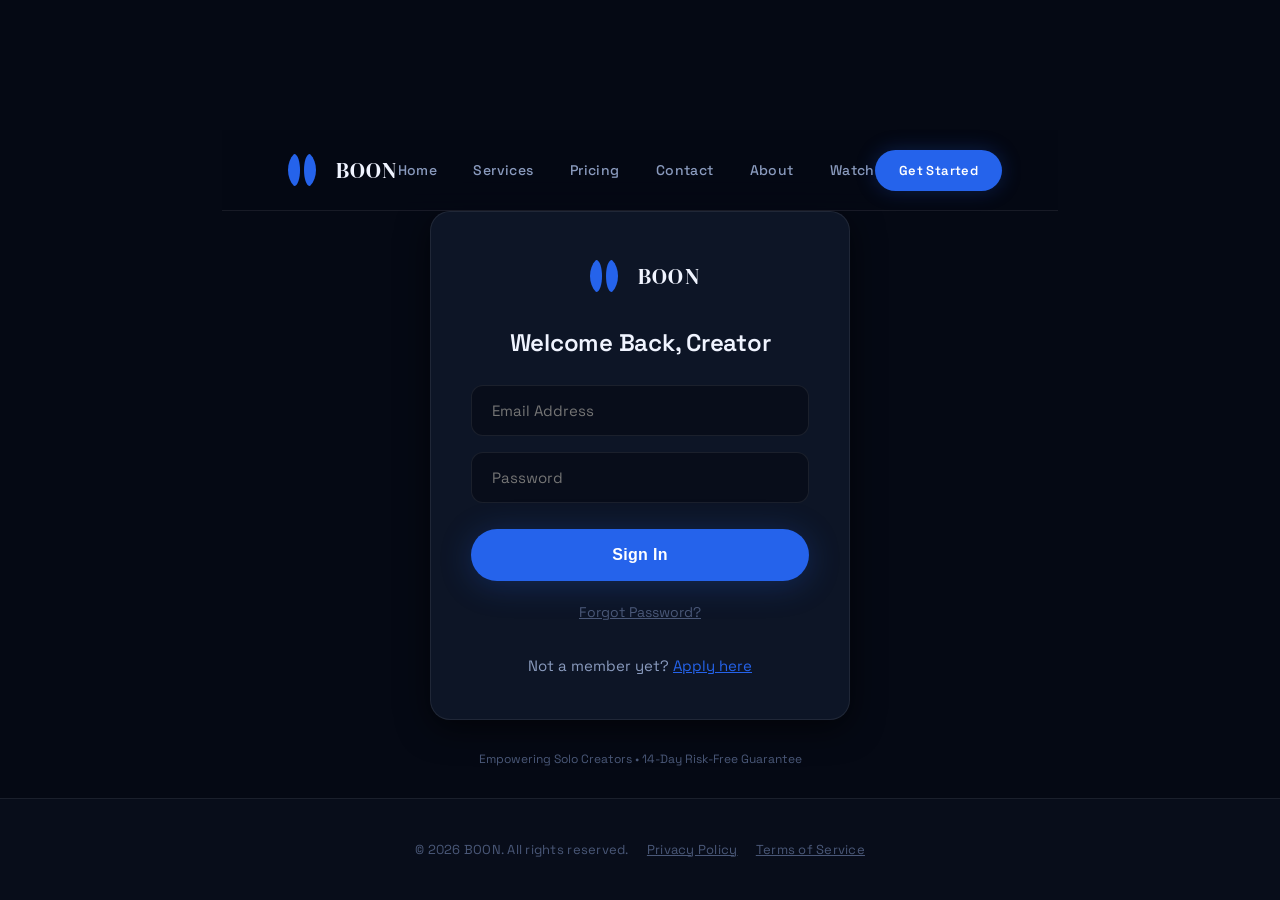
<file: login.html>
<!DOCTYPE html>
<html lang="en">
<head>
<meta charset="UTF-8">
<meta name="viewport" content="width=device-width, initial-scale=1.0">
<title>BOON</title>
<meta name="description" content="Subject: Tailored offer for BOON
Here is a quick, high-converting offer script for your business based on your goals.
## The Offer Copy
Headline: Boost your per">
<meta property="og:title" content="BOON">
<meta property="og:description" content="Subject: Tailored offer for BOON
Here is a quick, high-converting offer script for your business based on your goals.
## The Offer Copy
Headline: Boost your per">
<meta property="og:type" content="website">
<meta name="twitter:title" content="BOON">
<meta name="twitter:description" content="Subject: Tailored offer for BOON
Here is a quick, high-converting offer script for your business based on your goals.
## The Offer Copy
Headline: Boost your per">
<meta name="twitter:card" content="summary_large_image">
<link rel="stylesheet" href="style.css">
</head>
<body>
<nav>
<a class="logo" href="index.html" style="display:flex;align-items:center;gap:10px;text-decoration:none;"><svg viewBox="0 0 48 48" width="48" height="48">
  <g fill="#2563EB">
    <!-- Left ascending shape -->
    <path d="M16 40 C8 32 8 16 16 8 C20 8 22 16 22 24 C22 32 20 40 16 40 Z"/>
    <!-- Right ascending shape -->
    <path d="M32 40 C40 32 40 16 32 8 C28 8 26 16 26 24 C26 32 28 40 32 40 Z"/>
  </g>
</svg><span style="font-family:var(--font-display,serif);font-size:22px;color:var(--text,#fff);">BOON</span></a>
<div class="nav-links">
<a href="index.html">Home</a>
<a href="services.html">Services</a>
<a href="pricing.html">Pricing</a>
<a href="contact.html">Contact</a>
<a href="about.html">About</a>
<a href="vsl.html">Watch</a>
</div>
<a href="contact.html" class="nav-cta">Get Started</a>
<button class="hamburger" aria-label="Menu"><span></span><span></span><span></span></button>
</nav>
<!DOCTYPE html><html lang='en'><head><meta charset='UTF-8'><meta name='viewport' content='width=device-width, initial-scale=1.0'><title>BOON Login - Access Your Creator Dashboard</title><meta name='description' content='Log in to your BOON account to manage your audience, analyze insights, and boost your personal profitability. Designed for solo creators.'></head><body style='display:flex;flex-direction:column;min-height:100vh;justify-content:center;align-items:center;background:var(--bg);padding:20px;'><div style='background:var(--bg-card);border:1px solid var(--border);border-radius:var(--radius-lg);padding:40px;max-width:420px;width:100%;text-align:center;box-shadow:var(--shadow);'><a class="logo" href="index.html" style="display:flex;align-items:center;gap:10px;text-decoration:none;justify-content:center;margin-bottom:30px;"><svg viewBox="0 0 48 48" width="48" height="48">
        <g fill="#2563EB">
            <path d="M16 40 C8 32 8 16 16 8 C20 8 22 16 22 24 C22 32 20 40 16 40 Z"/>
            <path d="M32 40 C40 32 40 16 32 8 C28 8 26 16 26 24 C26 32 28 40 32 40 Z"/>
        </g>
    </svg><span style="font-family:var(--font-display);font-size:22px;color:var(--text);">BOON</span></a><h2 style='font-family:var(--font-body);font-size:24px;margin-bottom:28px;font-weight:600;color:var(--text);'>Welcome Back, Creator</h2><form style='display:flex;flex-direction:column;gap:16px;'><input type='email' placeholder='Email Address' required style='width:100%;padding:15px 20px;border:1.5px solid var(--border);border-radius:var(--radius);background:var(--bg-2);color:var(--text);font-size:15px;font-family:var(--font-body);transition:all 0.18s;'><input type='password' placeholder='Password' required style='width:100%;padding:15px 20px;border:1.5px solid var(--border);border-radius:var(--radius);background:var(--bg-2);color:var(--text);font-size:15px;font-family:var(--font-body);transition:all 0.18s;'><button type='submit' class='btn' style='width:100%;margin-top:10px;'>Sign In</button></form><a href='#' style='display:block;margin-top:20px;color:var(--text-subtle);font-size:14px;text-decoration:underline;'>Forgot Password?</a><p style='margin-top:30px;color:var(--text-muted);font-size:15px;'>Not a member yet? <a href='pricing.html' style='color:var(--primary);text-decoration:underline;'>Apply here</a></p></div><p style='margin-top:30px;color:var(--text-subtle);font-size:12px;text-align:center;'>Empowering Solo Creators &bull; 14-Day Risk-Free Guarantee</p><footer style='position:absolute;bottom:0;width:100%;'>
    <p>&copy; 2026 BOON. All rights reserved. <a href="#privacy" style="color:var(--text-subtle);text-decoration:underline;margin-left:15px;">Privacy Policy</a> <a href="#terms" style="color:var(--text-subtle);text-decoration:underline;margin-left:15px;">Terms of Service</a></p>
</footer><div class='sticky-mobile-cta'><a href='pricing.html' class='btn'>Apply Here</a></div><script>
// FAQ accordion
document.querySelectorAll('.faq-item').forEach(function(item){
  item.addEventListener('click',function(){
    var answer=this.querySelector('.faq-answer');
    var chevron=this.querySelector('.faq-chevron');
    var isOpen=this.classList.contains('open');
    document.querySelectorAll('.faq-item').forEach(function(i){
      i.classList.remove('open');
      i.querySelector('.faq-answer').style.maxHeight='0';
      i.querySelector('.faq-chevron').textContent='+';
    });
    if(!isOpen){this.classList.add('open');answer.style.maxHeight=answer.scrollHeight+'px';chevron.textContent='\\u00d7';}
  });
});
// Nav scroll
window.addEventListener('scroll',function(){document.querySelector('nav').classList.toggle('scrolled',window.scrollY>50);});
// Hamburger menu
var ham=document.querySelector('.hamburger');var nl=document.querySelector('.nav-links');if(ham&&nl){ham.addEventListener('click',function(){nl.classList.toggle('open');});}
// Picker tabs
document.querySelectorAll('.picker-tab').forEach(function(tab){
  tab.addEventListener('click',function(){
    var target=this.dataset.tab;
    document.querySelectorAll('.picker-tab').forEach(function(t){t.classList.remove('active');});
    document.querySelectorAll('.picker-content').forEach(function(c){c.classList.remove('active');});
    this.classList.add('active');
    var el=document.getElementById(target);
    if(el){el.classList.add('active');}
  });
});
// Picker card select
document.querySelectorAll('.picker-card').forEach(function(card){
  card.addEventListener('click',function(){
    var parent=this.closest('.picker-content');
    if(parent){parent.querySelectorAll('.picker-card').forEach(function(c){c.classList.remove('selected');});}
    this.classList.add('selected');
  });
});
</script></body></html>
<script>document.querySelectorAll('.faq-item').forEach(function(item){item.addEventListener('click',function(){var answer=this.querySelector('.faq-answer');var chevron=this.querySelector('.faq-chevron');var isOpen=this.classList.contains('open');document.querySelectorAll('.faq-item').forEach(function(i){i.classList.remove('open');i.querySelector('.faq-answer').style.maxHeight='0';i.querySelector('.faq-chevron').textContent='+';});if(!isOpen){this.classList.add('open');answer.style.maxHeight='2000px';chevron.textContent='×';}});});window.addEventListener('scroll',function(){document.querySelector('nav').classList.toggle('scrolled',window.scrollY>50);});</script>
</body>
</html>
</file>
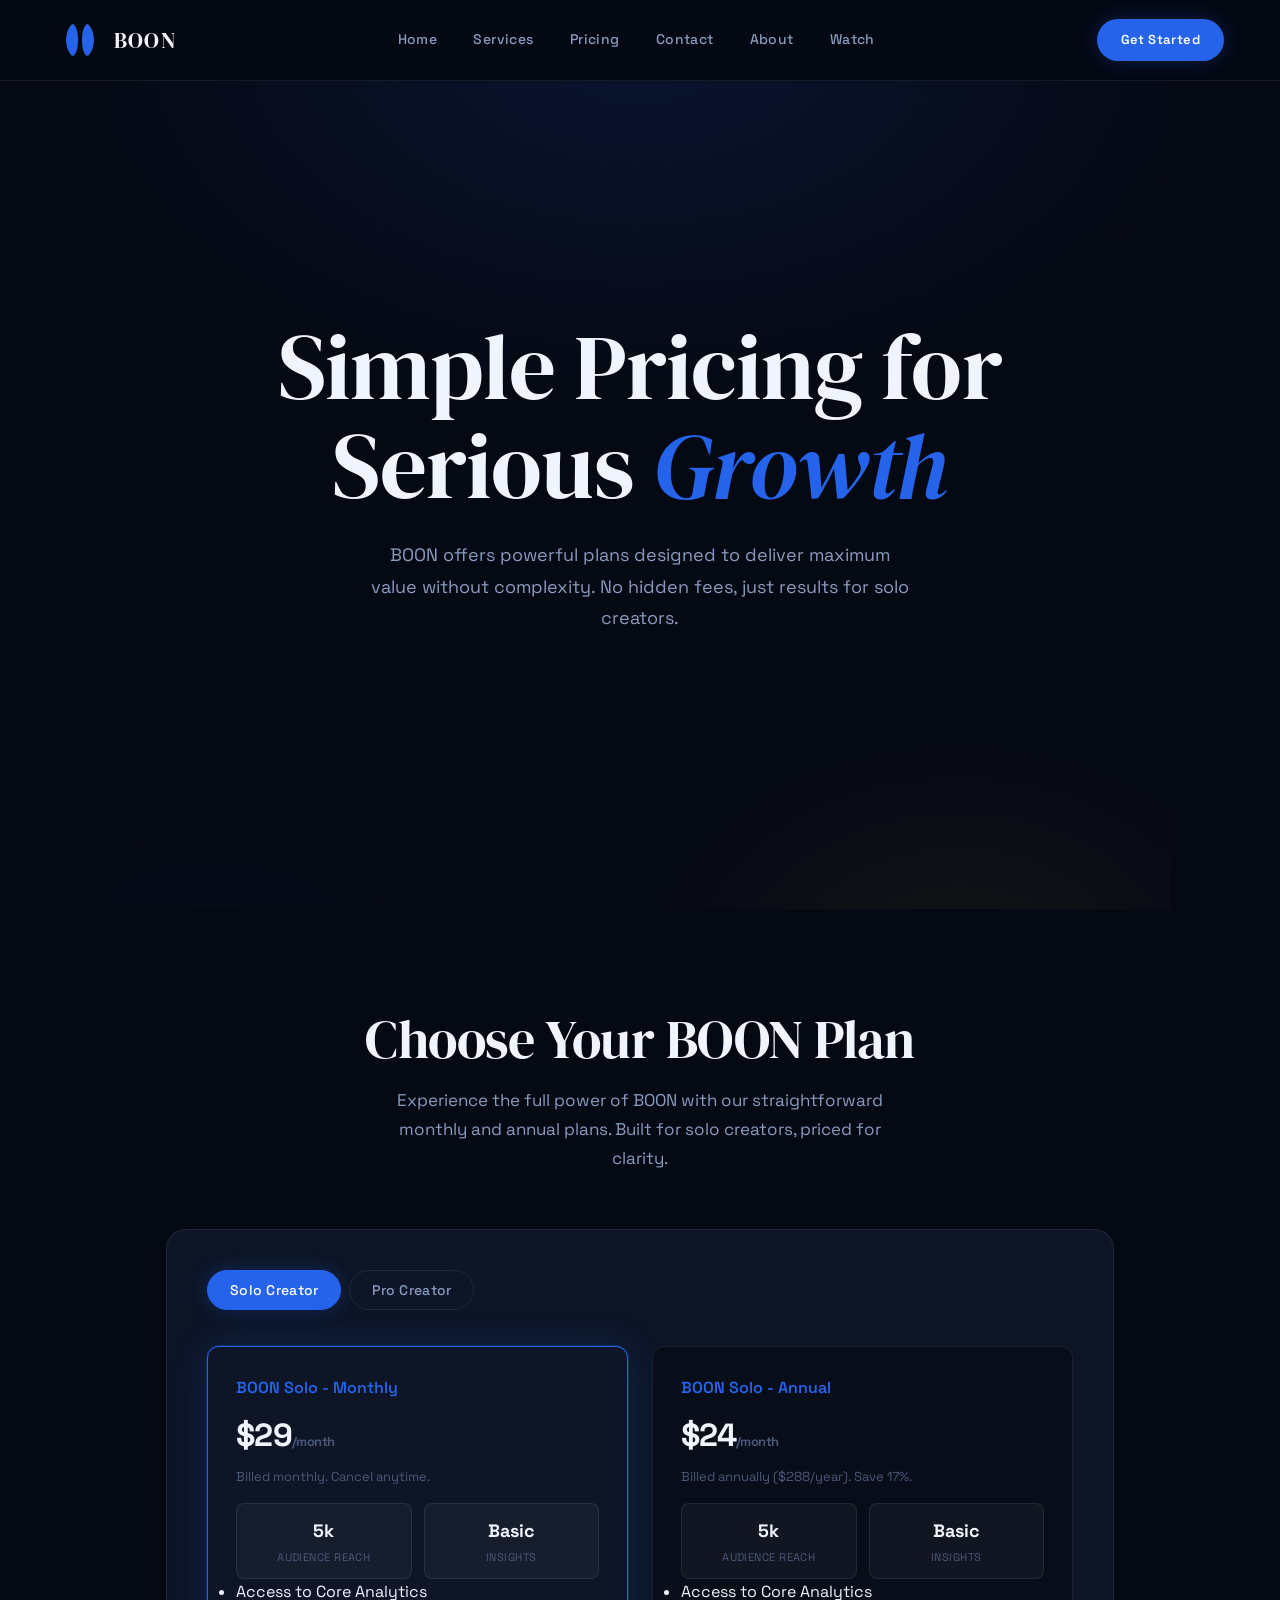
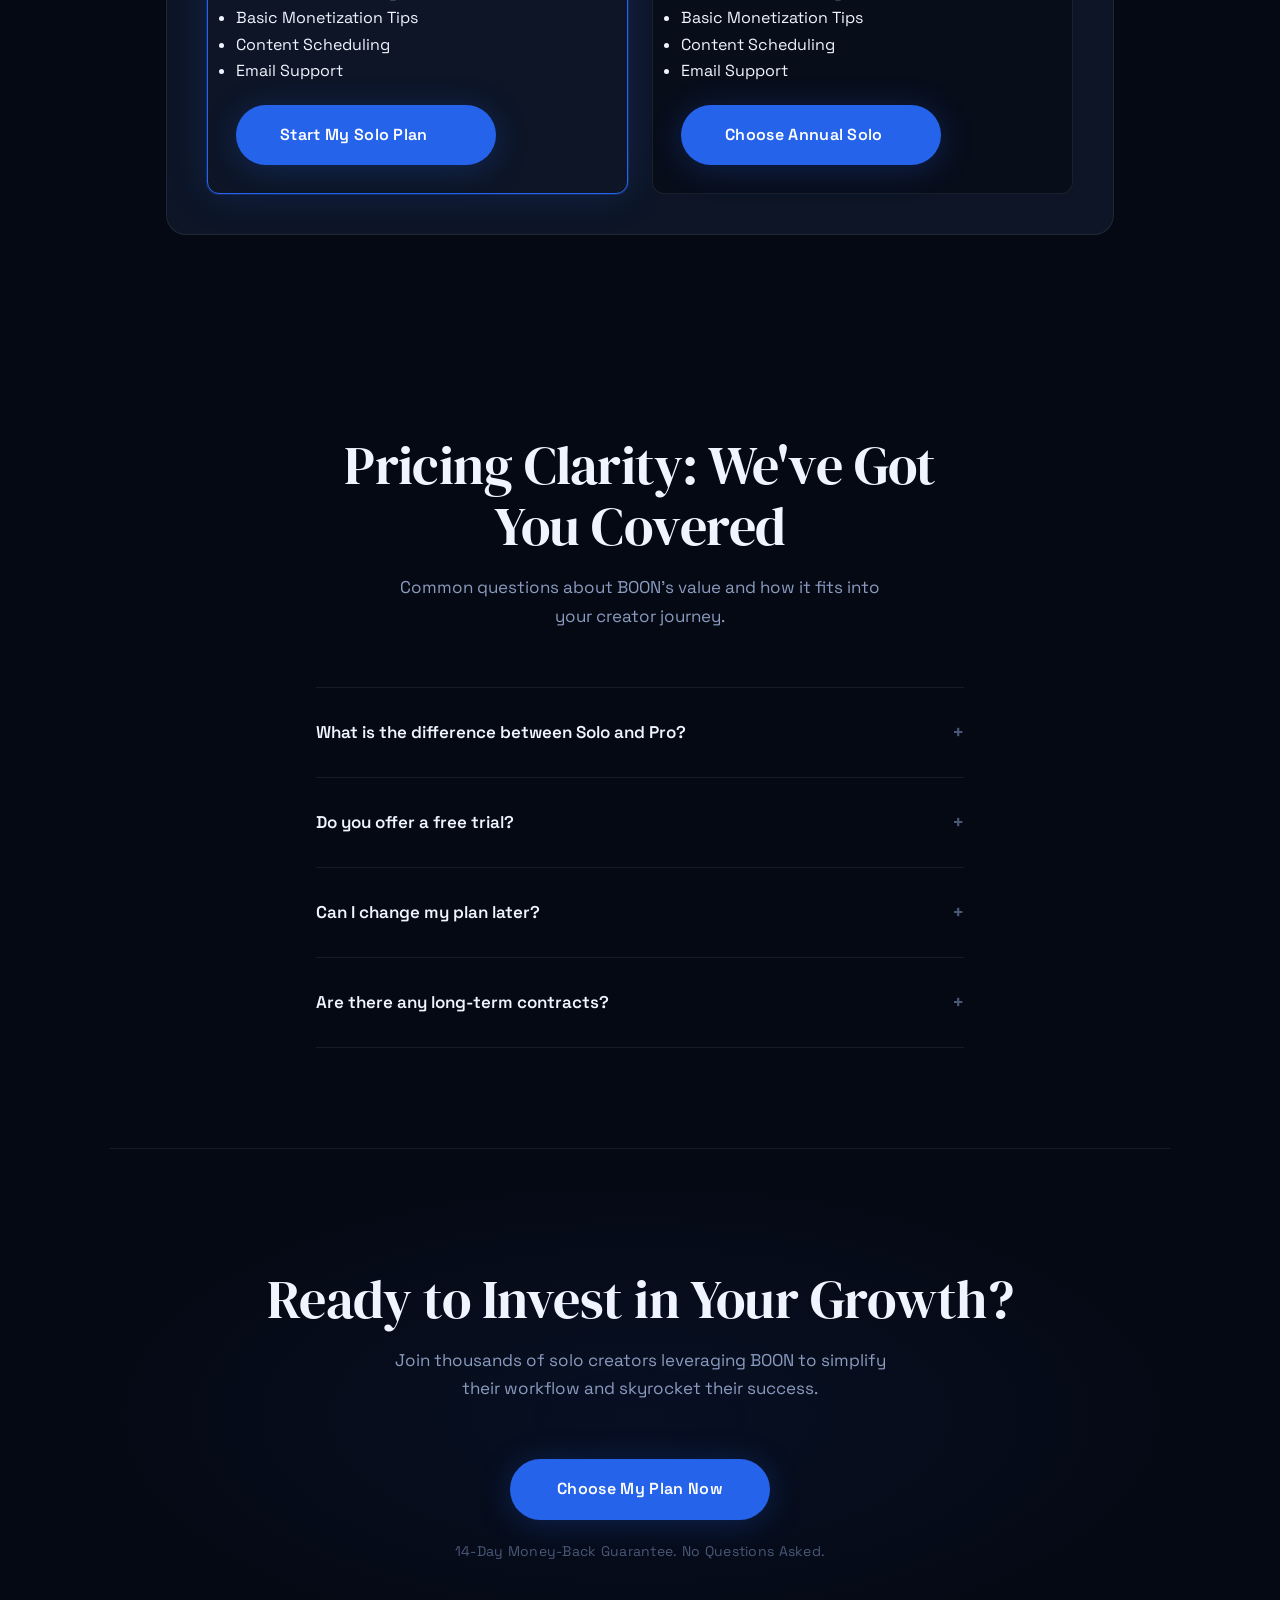
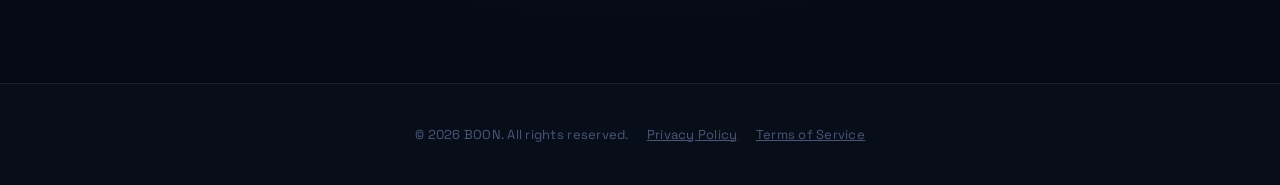
<file: pricing.html>
<!DOCTYPE html>
<html lang="en">
<head>
<meta charset="UTF-8">
<meta name="viewport" content="width=device-width, initial-scale=1.0">
<title>BOON</title>
<meta name="description" content="Subject: Tailored offer for BOON
Here is a quick, high-converting offer script for your business based on your goals.
## The Offer Copy
Headline: Boost your per">
<meta property="og:title" content="BOON">
<meta property="og:description" content="Subject: Tailored offer for BOON
Here is a quick, high-converting offer script for your business based on your goals.
## The Offer Copy
Headline: Boost your per">
<meta property="og:type" content="website">
<meta name="twitter:title" content="BOON">
<meta name="twitter:description" content="Subject: Tailored offer for BOON
Here is a quick, high-converting offer script for your business based on your goals.
## The Offer Copy
Headline: Boost your per">
<meta name="twitter:card" content="summary_large_image">
<link rel="stylesheet" href="style.css">
</head>
<body>
<nav>
<a class="logo" href="index.html" style="display:flex;align-items:center;gap:10px;text-decoration:none;"><svg viewBox="0 0 48 48" width="48" height="48">
  <g fill="#2563EB">
    <!-- Left ascending shape -->
    <path d="M16 40 C8 32 8 16 16 8 C20 8 22 16 22 24 C22 32 20 40 16 40 Z"/>
    <!-- Right ascending shape -->
    <path d="M32 40 C40 32 40 16 32 8 C28 8 26 16 26 24 C26 32 28 40 32 40 Z"/>
  </g>
</svg><span style="font-family:var(--font-display,serif);font-size:22px;color:var(--text,#fff);">BOON</span></a>
<div class="nav-links">
<a href="index.html">Home</a>
<a href="services.html">Services</a>
<a href="pricing.html">Pricing</a>
<a href="contact.html">Contact</a>
<a href="about.html">About</a>
<a href="vsl.html">Watch</a>
</div>
<a href="contact.html" class="nav-cta">Get Started</a>
<button class="hamburger" aria-label="Menu"><span></span><span></span><span></span></button>
</nav>
<!DOCTYPE html><html lang='en'><head><meta charset='UTF-8'><meta name='viewport' content='width=device-width, initial-scale=1.0'><title>BOON Pricing - Plans for Solo Creators</title><meta name='description' content='Choose your BOON plan: Solo Creator for $29/month or Pro Creator for advanced features. Simple pricing designed for independent entrepreneurs.'></head><body><main><section id='hero'><h1 class='fade-in'>Simple Pricing for Serious <em>Growth</em></h1><p class='fade-in'>BOON offers powerful plans designed to deliver maximum value without complexity. No hidden fees, just results for solo creators.</p></section><section><h2 class='fade-in'>Choose Your BOON Plan</h2><p class='section-sub fade-in'>Experience the full power of BOON with our straightforward monthly and annual plans. Built for solo creators, priced for clarity.</p><div class='picker'><div class='picker-tabs'><button class='picker-tab active' data-tab='solo-creator'>Solo Creator</button><button class='picker-tab' data-tab='pro-creator'>Pro Creator</button></div><div id='solo-creator' class='picker-content active'><div class='picker-card selected'><h4>BOON Solo - Monthly</h4><p class='price'>$29<span class='price-note'>/month</span></p><p class='price-note'>Billed monthly. Cancel anytime.</p><div class='picker-stat-row'><div class='picker-stat'><div class='val'>5k</div><div class='lbl'>Audience Reach</div></div><div class='picker-stat'><div class='val'>Basic</div><div class='lbl'>Insights</div></div></div><ul><li>Access to Core Analytics</li><li>Basic Monetization Tips</li><li>Content Scheduling</li><li>Email Support</li></ul><a href='contact.html' class='btn' style='margin-top:20px;'>Start My Solo Plan</a></div><div class='picker-card'><h4>BOON Solo - Annual</h4><p class='price'>$24<span class='price-note'>/month</span></p><p class='price-note'>Billed annually ($288/year). Save 17%.</p><div class='picker-stat-row'><div class='picker-stat'><div class='val'>5k</div><div class='lbl'>Audience Reach</div></div><div class='picker-stat'><div class='val'>Basic</div><div class='lbl'>Insights</div></div></div><ul><li>Access to Core Analytics</li><li>Basic Monetization Tips</li><li>Content Scheduling</li><li>Email Support</li></ul><a href='contact.html' class='btn' style='margin-top:20px;'>Choose Annual Solo</a></div></div><div id='pro-creator' class='picker-content'><div class='picker-card'><h4>BOON Pro - Monthly</h4><p class='price'>$79<span class='price-note'>/month</span></p><p class='price-note'>Billed monthly. Cancel anytime.</p><div class='picker-stat-row'><div class='picker-stat'><div class='val'>Unlimited</div><div class='lbl'>Audience Reach</div></div><div class='picker-stat'><div class='val'>Advanced</div><div class='lbl'>Insights</div></div></div><ul><li>Everything in Solo, PLUS:</li><li>Advanced AI Analytics</li><li>Premium Monetization Strategies</li><li>Priority Support</li><li>Exclusive Training</li></ul><a href='contact.html' class='btn' style='margin-top:20px;'>Start My Pro Plan</a></div><div class='picker-card'><h4>BOON Pro - Annual</h4><p class='price'>$69<span class='price-note'>/month</span></p><p class='price-note'>Billed annually ($828/year). Save 12%.</p><div class='picker-stat-row'><div class='picker-stat'><div class='val'>Unlimited</div><div class='lbl'>Audience Reach</div></div><div class='picker-stat'><div class='val'>Advanced</div><div class='lbl'>Insights</div></div></div><ul><li>Everything in Solo, PLUS:</li><li>Advanced AI Analytics</li><li>Premium Monetization Strategies</li><li>Priority Support</li><li>Exclusive Training</li></ul><a href='contact.html' class='btn' style='margin-top:20px;'>Choose Annual Pro</a></div></div></div></section><section id='faq'><h2 class='fade-in'>Pricing Clarity: We've Got You Covered</h2><p class='section-sub fade-in'>Common questions about BOON's value and how it fits into your creator journey.</p><div class='faq-item'><div class='faq-question'>What is the difference between Solo and Pro?<span class='faq-chevron'>+</span></div><div class='faq-answer'>Solo is perfect for individuals starting their creator journey, offering core analytics and scheduling. Pro provides advanced AI insights, unlimited audience reach analysis, and priority support for established creators seeking aggressive growth.</div></div><div class='faq-item'><div class='faq-question'>Do you offer a free trial?<span class='faq-chevron'>+</span></div><div class='faq-answer'>We offer a 14-day risk-free guarantee. You can experience full access to BOON, and if you don't see an increase in audience engagement, we'll provide a full refund.</div></div><div class='faq-item'><div class='faq-question'>Can I change my plan later?<span class='faq-chevron'>+</span></div><div class='faq-answer'>Yes, you can upgrade or downgrade your plan at any time directly from your BOON account settings. Changes will be prorated.</div></div><div class='faq-item'><div class='faq-question'>Are there any long-term contracts?<span class='faq-chevron'>+</span></div><div class='faq-answer'>No. Our monthly plans are on a month-to-month basis, and you can cancel anytime. Annual plans offer a discount for a yearly commitment.</div></div></section><section id='cta'><h2 class='fade-in'>Ready to Invest in Your Growth?</h2><p class='section-sub fade-in'>Join thousands of solo creators leveraging BOON to simplify their workflow and skyrocket their success.</p><a href='contact.html' class='btn fade-in'>Choose My Plan Now</a><p class='risk-reversal fade-in'>14-Day Money-Back Guarantee. No Questions Asked.</p></section></main><footer>
    <p>&copy; 2026 BOON. All rights reserved. <a href="#privacy" style="color:var(--text-subtle);text-decoration:underline;margin-left:15px;">Privacy Policy</a> <a href="#terms" style="color:var(--text-subtle);text-decoration:underline;margin-left:15px;">Terms of Service</a></p>
</footer><div class='sticky-mobile-cta'><a href='contact.html' class='btn'>Choose My Plan Now</a></div><script>
// FAQ accordion
document.querySelectorAll('.faq-item').forEach(function(item){
  item.addEventListener('click',function(){
    var answer=this.querySelector('.faq-answer');
    var chevron=this.querySelector('.faq-chevron');
    var isOpen=this.classList.contains('open');
    document.querySelectorAll('.faq-item').forEach(function(i){
      i.classList.remove('open');
      i.querySelector('.faq-answer').style.maxHeight='0';
      i.querySelector('.faq-chevron').textContent='+';
    });
    if(!isOpen){this.classList.add('open');answer.style.maxHeight=answer.scrollHeight+'px';chevron.textContent='\\u00d7';}
  });
});
// Nav scroll
window.addEventListener('scroll',function(){document.querySelector('nav').classList.toggle('scrolled',window.scrollY>50);});
// Hamburger menu
var ham=document.querySelector('.hamburger');var nl=document.querySelector('.nav-links');if(ham&&nl){ham.addEventListener('click',function(){nl.classList.toggle('open');});}
// Picker tabs
document.querySelectorAll('.picker-tab').forEach(function(tab){
  tab.addEventListener('click',function(){
    var target=this.dataset.tab;
    document.querySelectorAll('.picker-tab').forEach(function(t){t.classList.remove('active');});
    document.querySelectorAll('.picker-content').forEach(function(c){c.classList.remove('active');});
    this.classList.add('active');
    var el=document.getElementById(target);
    if(el){el.classList.add('active');}
  });
});
// Picker card select
document.querySelectorAll('.picker-card').forEach(function(card){
  card.addEventListener('click',function(){
    var parent=this.closest('.picker-content');
    if(parent){parent.querySelectorAll('.picker-card').forEach(function(c){c.classList.remove('selected');});}
    this.classList.add('selected');
  });
});
</script></body></html>
<script>document.querySelectorAll('.faq-item').forEach(function(item){item.addEventListener('click',function(){var answer=this.querySelector('.faq-answer');var chevron=this.querySelector('.faq-chevron');var isOpen=this.classList.contains('open');document.querySelectorAll('.faq-item').forEach(function(i){i.classList.remove('open');i.querySelector('.faq-answer').style.maxHeight='0';i.querySelector('.faq-chevron').textContent='+';});if(!isOpen){this.classList.add('open');answer.style.maxHeight='2000px';chevron.textContent='×';}});});window.addEventListener('scroll',function(){document.querySelector('nav').classList.toggle('scrolled',window.scrollY>50);});</script>
</body>
</html>
</file>
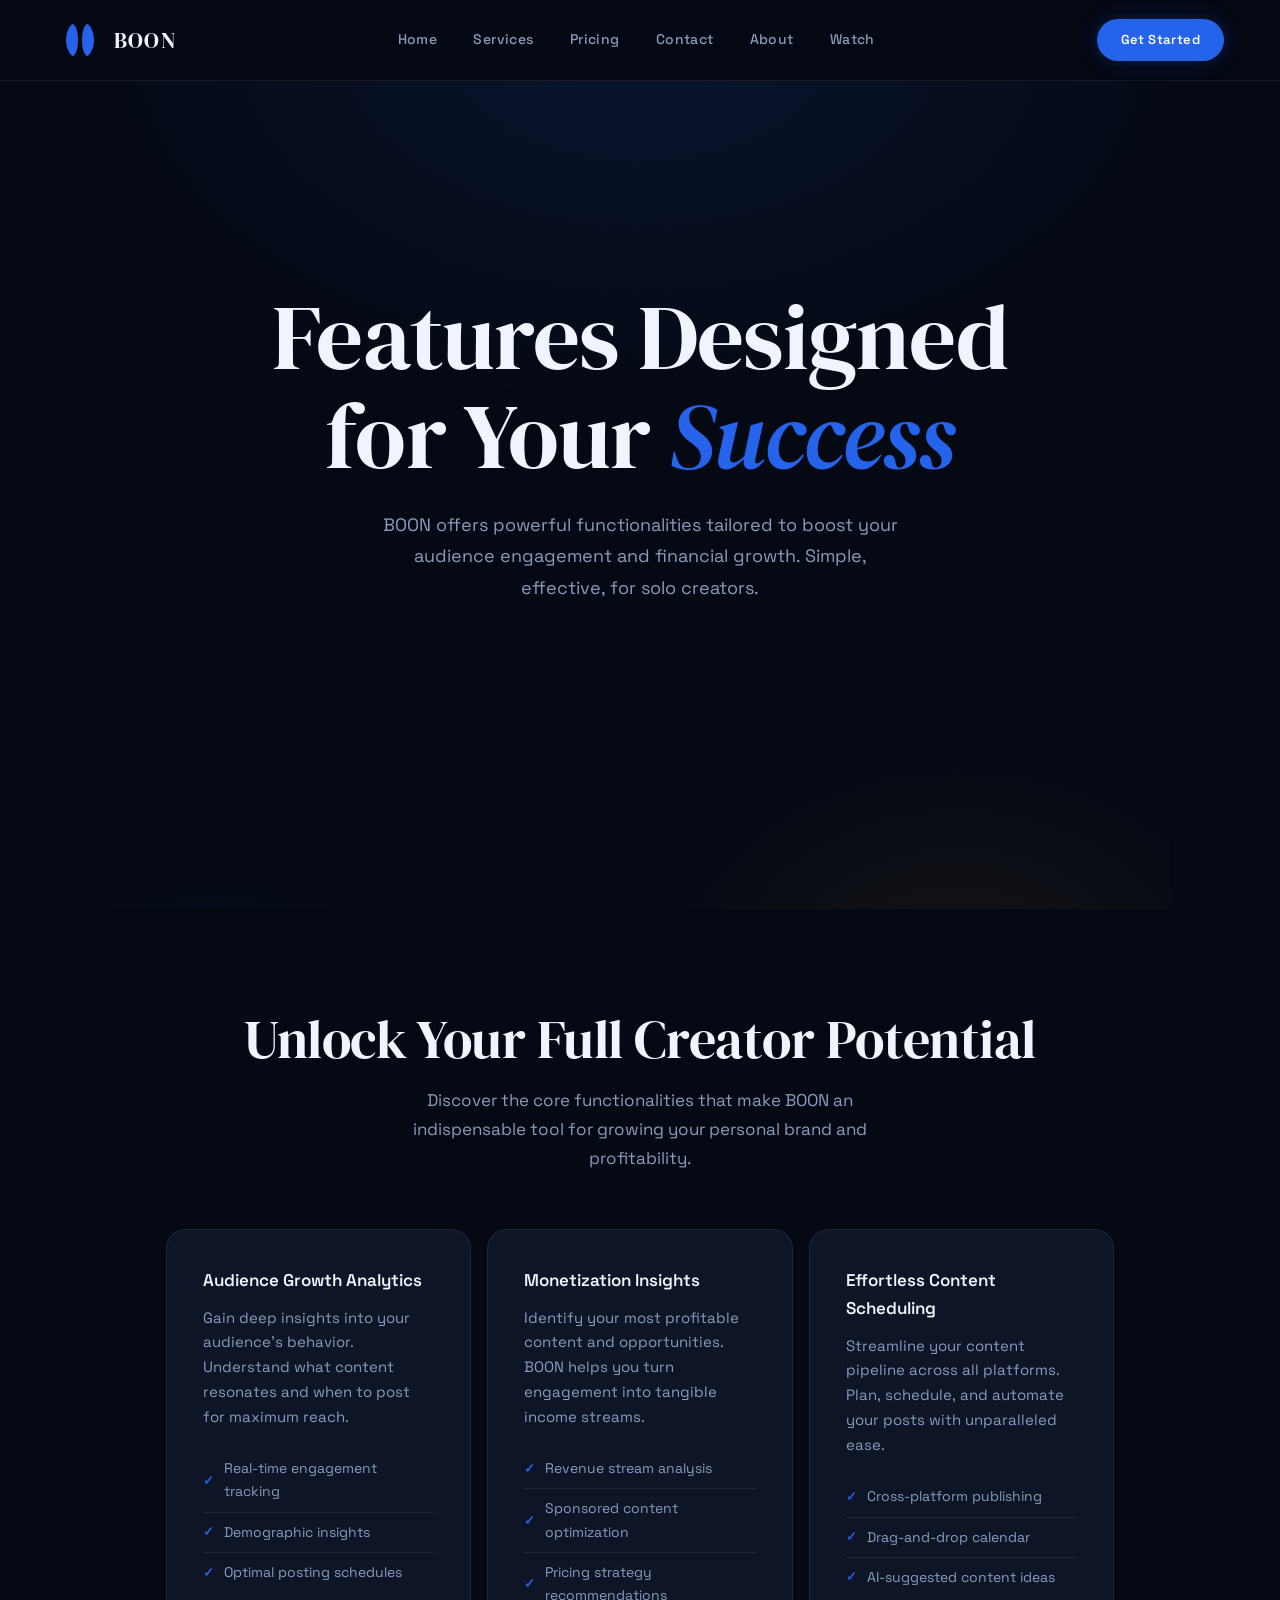
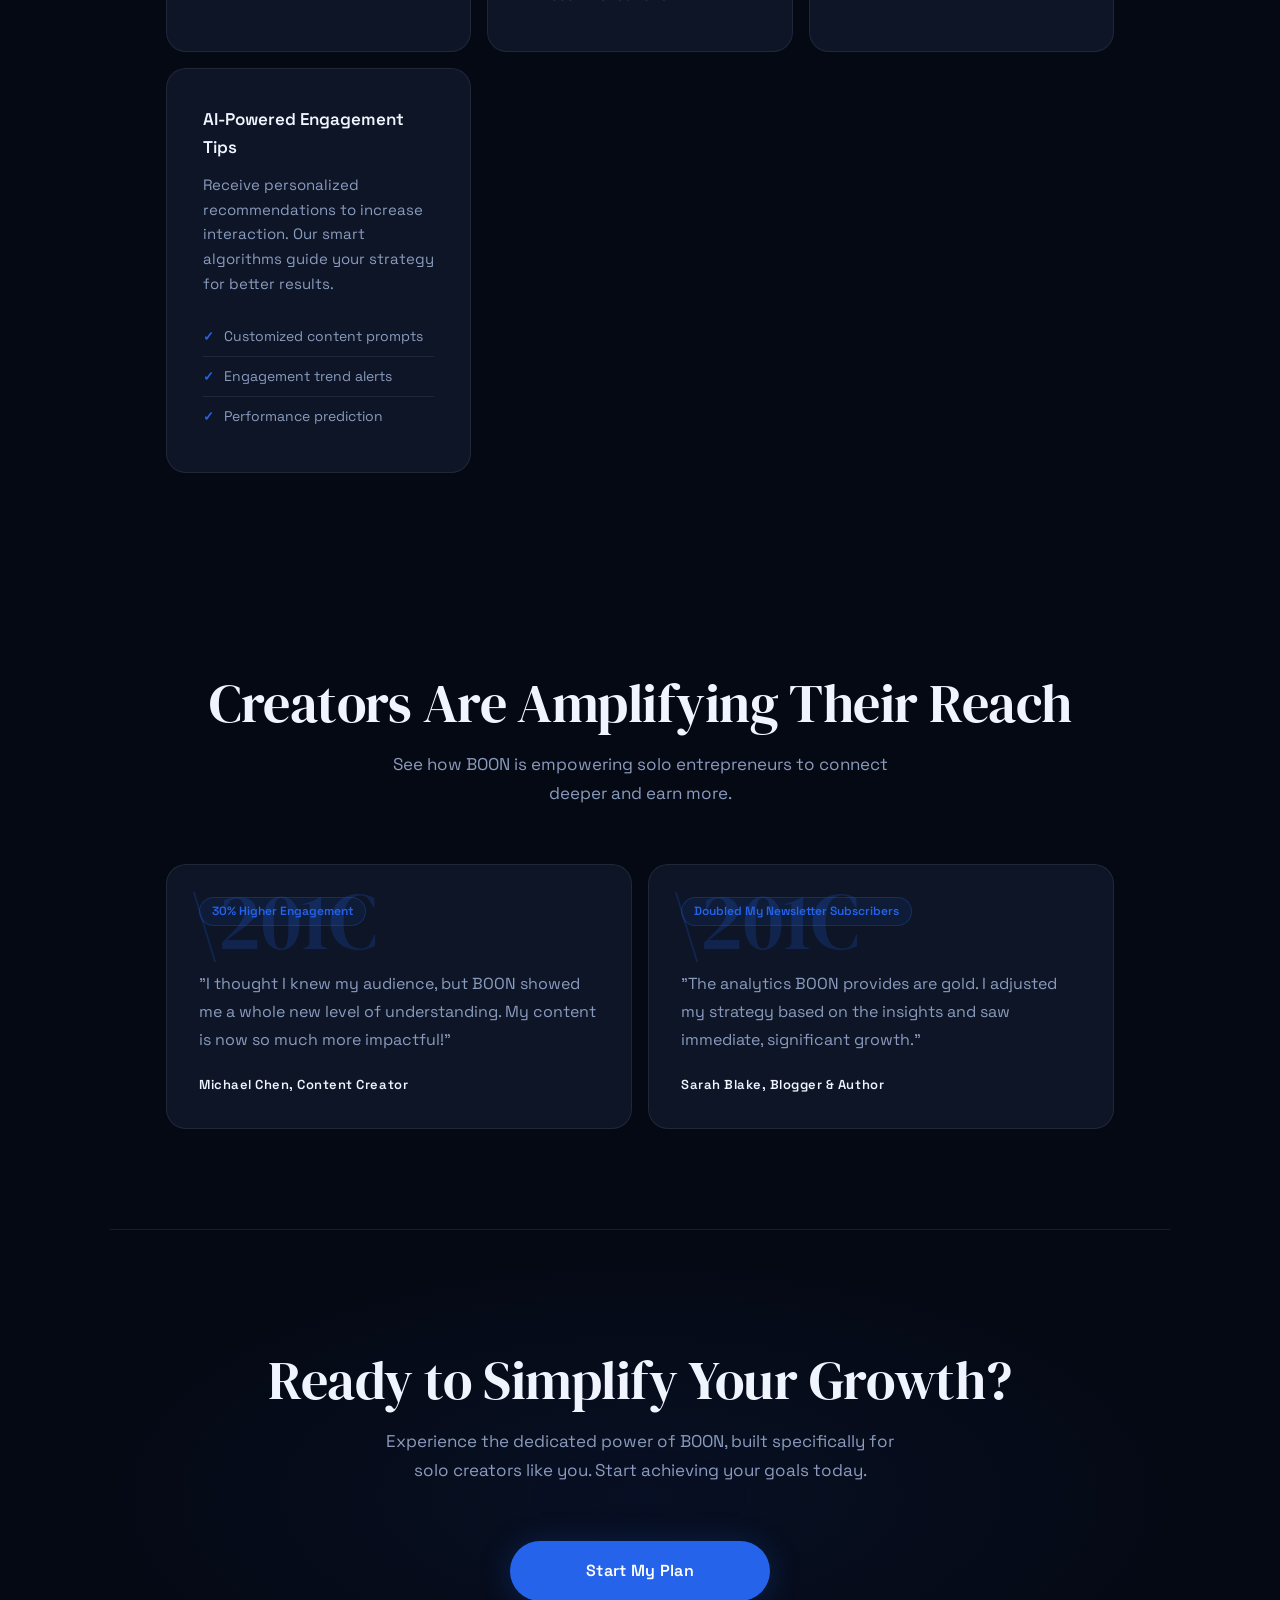
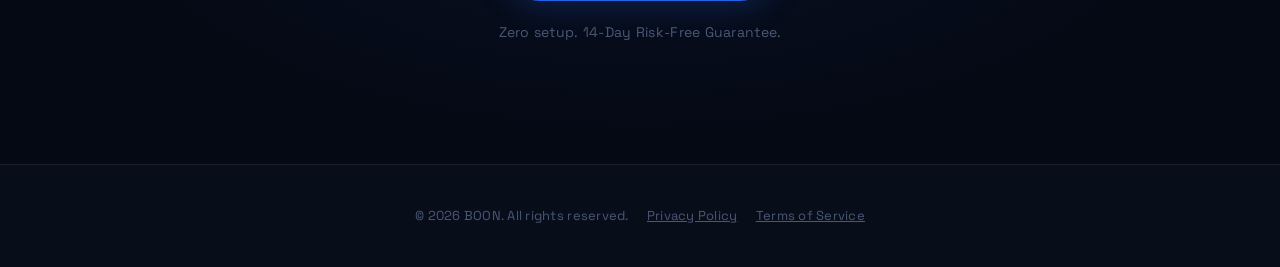
<file: services.html>
<!DOCTYPE html>
<html lang="en">
<head>
<meta charset="UTF-8">
<meta name="viewport" content="width=device-width, initial-scale=1.0">
<title>BOON</title>
<meta name="description" content="Subject: Tailored offer for BOON
Here is a quick, high-converting offer script for your business based on your goals.
## The Offer Copy
Headline: Boost your per">
<meta property="og:title" content="BOON">
<meta property="og:description" content="Subject: Tailored offer for BOON
Here is a quick, high-converting offer script for your business based on your goals.
## The Offer Copy
Headline: Boost your per">
<meta property="og:type" content="website">
<meta name="twitter:title" content="BOON">
<meta name="twitter:description" content="Subject: Tailored offer for BOON
Here is a quick, high-converting offer script for your business based on your goals.
## The Offer Copy
Headline: Boost your per">
<meta name="twitter:card" content="summary_large_image">
<link rel="stylesheet" href="style.css">
</head>
<body>
<nav>
<a class="logo" href="index.html" style="display:flex;align-items:center;gap:10px;text-decoration:none;"><svg viewBox="0 0 48 48" width="48" height="48">
  <g fill="#2563EB">
    <!-- Left ascending shape -->
    <path d="M16 40 C8 32 8 16 16 8 C20 8 22 16 22 24 C22 32 20 40 16 40 Z"/>
    <!-- Right ascending shape -->
    <path d="M32 40 C40 32 40 16 32 8 C28 8 26 16 26 24 C26 32 28 40 32 40 Z"/>
  </g>
</svg><span style="font-family:var(--font-display,serif);font-size:22px;color:var(--text,#fff);">BOON</span></a>
<div class="nav-links">
<a href="index.html">Home</a>
<a href="services.html">Services</a>
<a href="pricing.html">Pricing</a>
<a href="contact.html">Contact</a>
<a href="about.html">About</a>
<a href="vsl.html">Watch</a>
</div>
<a href="contact.html" class="nav-cta">Get Started</a>
<button class="hamburger" aria-label="Menu"><span></span><span></span><span></span></button>
</nav>
<!DOCTYPE html><html lang='en'><head><meta charset='UTF-8'><meta name='viewport' content='width=device-width, initial-scale=1.0'><title>BOON Features - Intuitive Software for Creators</title><meta name='description' content='Explore BOONs powerful features including Audience Growth Analytics, Monetization Insights, and Effortless Content Scheduling. Designed for solo creators.'></head><body><main><section id='hero'><h1 class='fade-in'>Features Designed for Your <em>Success</em></h1><p class='fade-in'>BOON offers powerful functionalities tailored to boost your audience engagement and financial growth. Simple, effective, for solo creators.</p><a href='pricing.html' class='btn fade-in'>Explore Plans</a></section><section><h2 class='fade-in'>Unlock Your Full Creator Potential</h2><p class='section-sub fade-in'>Discover the core functionalities that make BOON an indispensable tool for growing your personal brand and profitability.</p><div class='service-cards'><div class='service-card'><h3>Audience Growth Analytics</h3><p>Gain deep insights into your audience's behavior. Understand what content resonates and when to post for maximum reach.</p><ul><li>Real-time engagement tracking</li><li>Demographic insights</li><li>Optimal posting schedules</li></ul></div><div class='service-card'><h3>Monetization Insights</h3><p>Identify your most profitable content and opportunities. BOON helps you turn engagement into tangible income streams.</p><ul><li>Revenue stream analysis</li><li>Sponsored content optimization</li><li>Pricing strategy recommendations</li></ul></div><div class='service-card'><h3>Effortless Content Scheduling</h3><p>Streamline your content pipeline across all platforms. Plan, schedule, and automate your posts with unparalleled ease.</p><ul><li>Cross-platform publishing</li><li>Drag-and-drop calendar</li><li>AI-suggested content ideas</li></ul></div><div class='service-card'><h3>AI-Powered Engagement Tips</h3><p>Receive personalized recommendations to increase interaction. Our smart algorithms guide your strategy for better results.</p><ul><li>Customized content prompts</li><li>Engagement trend alerts</li><li>Performance prediction</li></ul></div></div></section><section id='testimonials'><h2 class='fade-in'>Creators Are Amplifying Their Reach</h2><p class='section-sub fade-in'>See how BOON is empowering solo entrepreneurs to connect deeper and earn more.</p><div class='testimonial-grid'><div class='testimonial-card'><div class='result-badge'>30% Higher Engagement</div><p>"I thought I knew my audience, but BOON showed me a whole new level of understanding. My content is now so much more impactful!"</p><div class='author'>Michael Chen, Content Creator</div></div><div class='testimonial-card'><div class='result-badge'>Doubled My Newsletter Subscribers</div><p>"The analytics BOON provides are gold. I adjusted my strategy based on the insights and saw immediate, significant growth."</p><div class='author'>Sarah Blake, Blogger & Author</div></div></div></section><section id='cta'><h2 class='fade-in'>Ready to Simplify Your Growth?</h2><p class='section-sub fade-in'>Experience the dedicated power of BOON, built specifically for solo creators like you. Start achieving your goals today.</p><a href='contact.html' class='btn fade-in'>Start My Plan</a><p class='risk-reversal fade-in'>Zero setup. 14-Day Risk-Free Guarantee.</p></section></main><footer>
    <p>&copy; 2026 BOON. All rights reserved. <a href="#privacy" style="color:var(--text-subtle);text-decoration:underline;margin-left:15px;">Privacy Policy</a> <a href="#terms" style="color:var(--text-subtle);text-decoration:underline;margin-left:15px;">Terms of Service</a></p>
</footer><div class='sticky-mobile-cta'><a href='contact.html' class='btn'>Start My Plan</a></div><script>
// FAQ accordion
document.querySelectorAll('.faq-item').forEach(function(item){
  item.addEventListener('click',function(){
    var answer=this.querySelector('.faq-answer');
    var chevron=this.querySelector('.faq-chevron');
    var isOpen=this.classList.contains('open');
    document.querySelectorAll('.faq-item').forEach(function(i){
      i.classList.remove('open');
      i.querySelector('.faq-answer').style.maxHeight='0';
      i.querySelector('.faq-chevron').textContent='+';
    });
    if(!isOpen){this.classList.add('open');answer.style.maxHeight=answer.scrollHeight+'px';chevron.textContent='\\u00d7';}
  });
});
// Nav scroll
window.addEventListener('scroll',function(){document.querySelector('nav').classList.toggle('scrolled',window.scrollY>50);});
// Hamburger menu
var ham=document.querySelector('.hamburger');var nl=document.querySelector('.nav-links');if(ham&&nl){ham.addEventListener('click',function(){nl.classList.toggle('open');});}
// Picker tabs
document.querySelectorAll('.picker-tab').forEach(function(tab){
  tab.addEventListener('click',function(){
    var target=this.dataset.tab;
    document.querySelectorAll('.picker-tab').forEach(function(t){t.classList.remove('active');});
    document.querySelectorAll('.picker-content').forEach(function(c){c.classList.remove('active');});
    this.classList.add('active');
    var el=document.getElementById(target);
    if(el){el.classList.add('active');}
  });
});
// Picker card select
document.querySelectorAll('.picker-card').forEach(function(card){
  card.addEventListener('click',function(){
    var parent=this.closest('.picker-content');
    if(parent){parent.querySelectorAll('.picker-card').forEach(function(c){c.classList.remove('selected');});}
    this.classList.add('selected');
  });
});
</script></body></html>
<script>document.querySelectorAll('.faq-item').forEach(function(item){item.addEventListener('click',function(){var answer=this.querySelector('.faq-answer');var chevron=this.querySelector('.faq-chevron');var isOpen=this.classList.contains('open');document.querySelectorAll('.faq-item').forEach(function(i){i.classList.remove('open');i.querySelector('.faq-answer').style.maxHeight='0';i.querySelector('.faq-chevron').textContent='+';});if(!isOpen){this.classList.add('open');answer.style.maxHeight='2000px';chevron.textContent='×';}});});window.addEventListener('scroll',function(){document.querySelector('nav').classList.toggle('scrolled',window.scrollY>50);});</script>
</body>
</html>
</file>
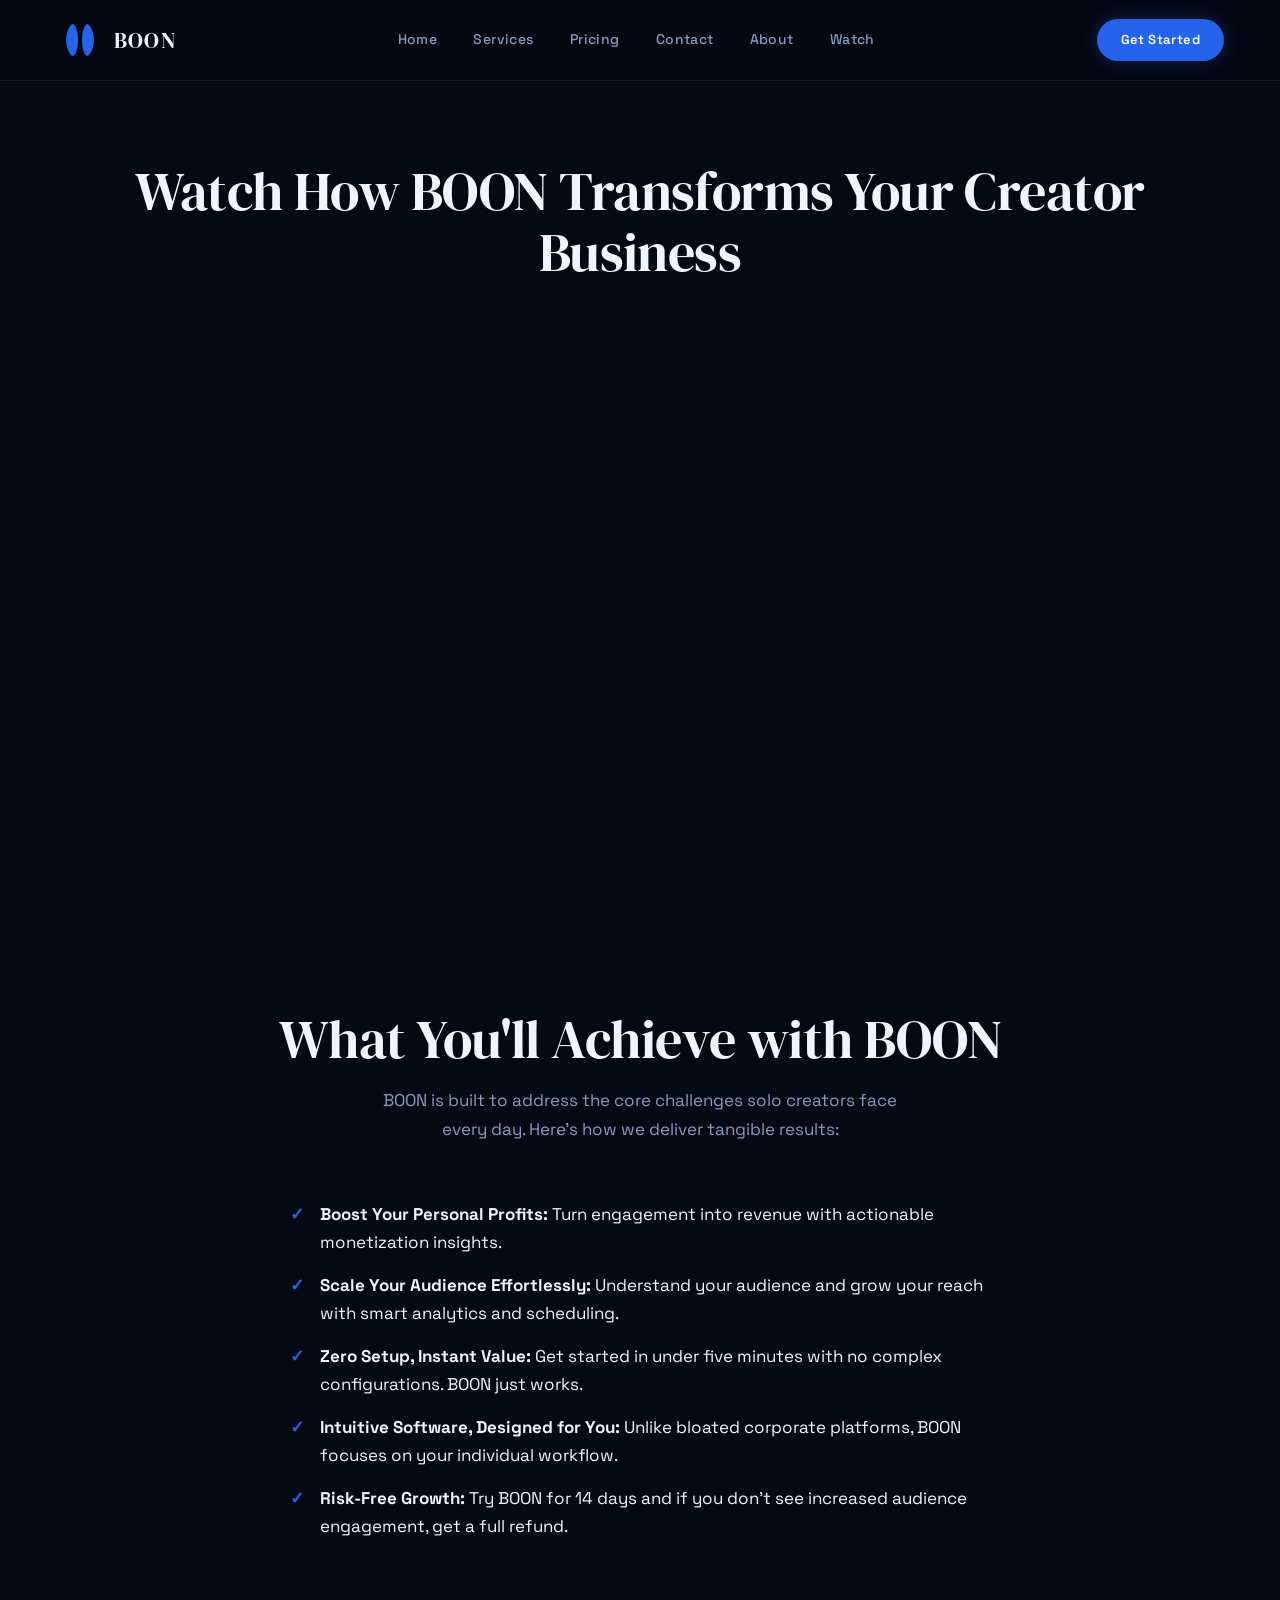
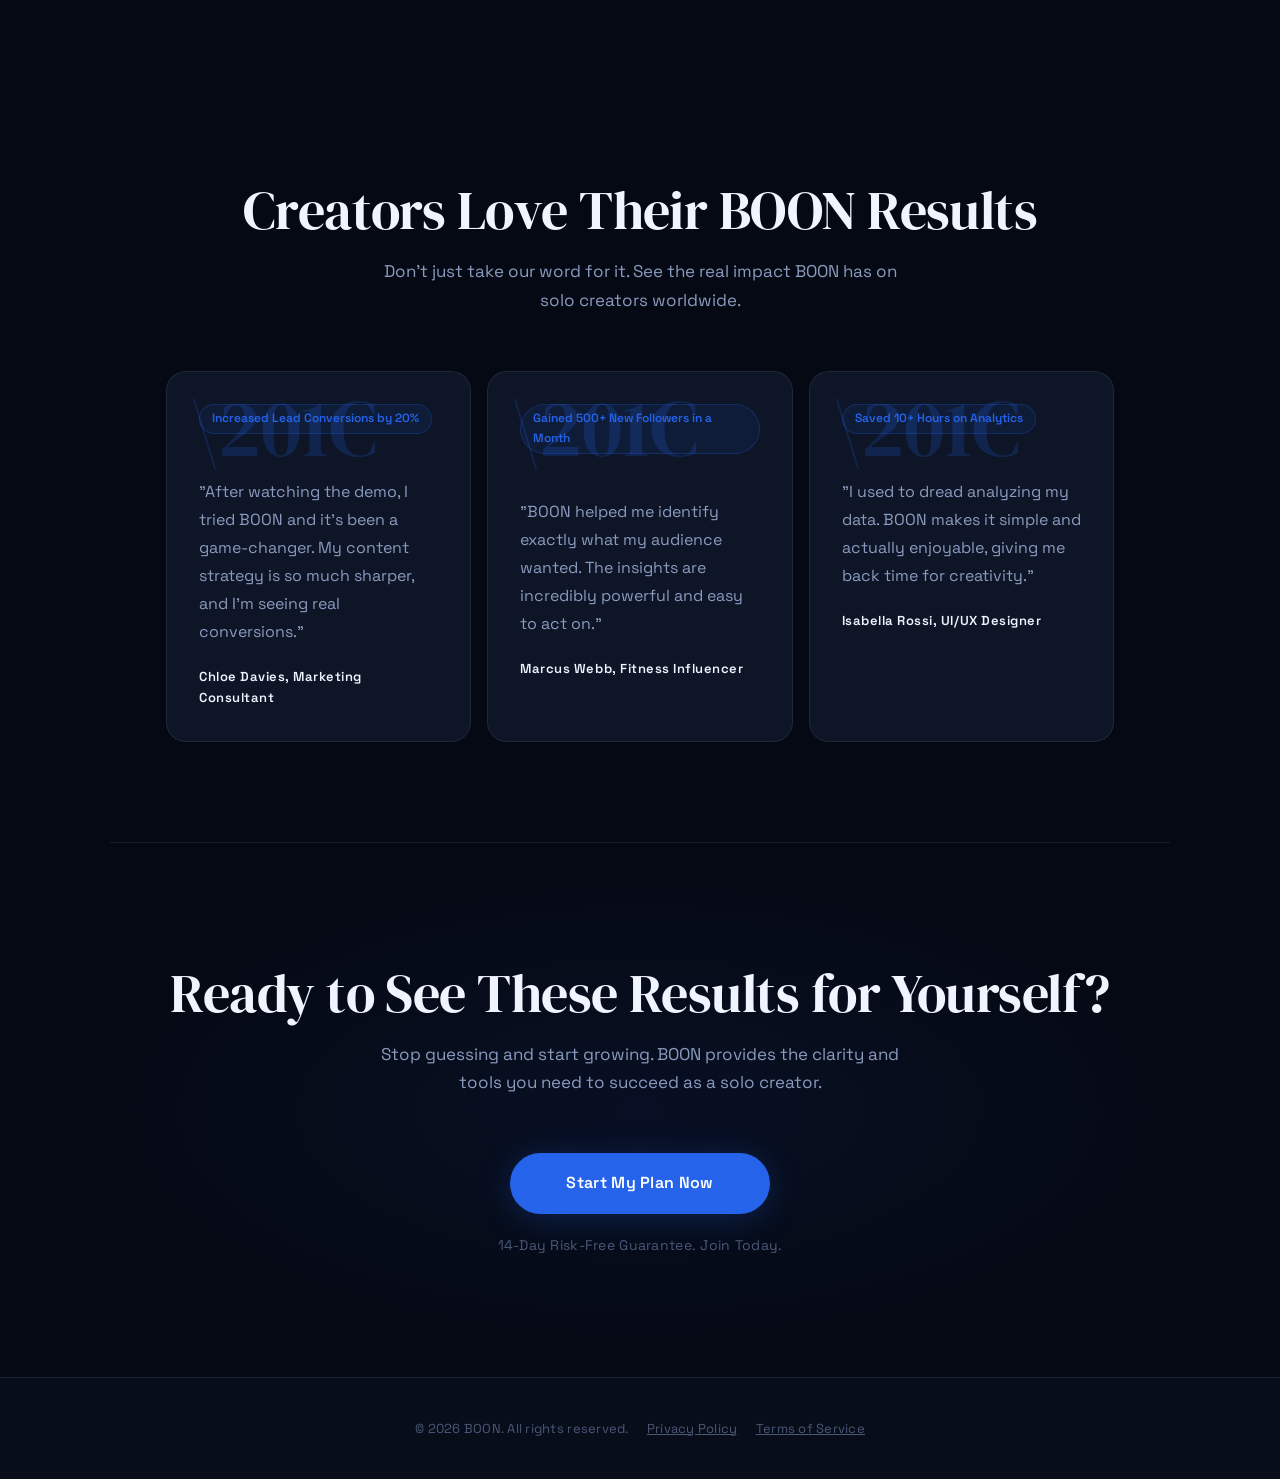
<file: vsl.html>
<!DOCTYPE html>
<html lang="en">
<head>
<meta charset="UTF-8">
<meta name="viewport" content="width=device-width, initial-scale=1.0">
<title>BOON</title>
<meta name="description" content="Subject: Tailored offer for BOON
Here is a quick, high-converting offer script for your business based on your goals.
## The Offer Copy
Headline: Boost your per">
<meta property="og:title" content="BOON">
<meta property="og:description" content="Subject: Tailored offer for BOON
Here is a quick, high-converting offer script for your business based on your goals.
## The Offer Copy
Headline: Boost your per">
<meta property="og:type" content="website">
<meta name="twitter:title" content="BOON">
<meta name="twitter:description" content="Subject: Tailored offer for BOON
Here is a quick, high-converting offer script for your business based on your goals.
## The Offer Copy
Headline: Boost your per">
<meta name="twitter:card" content="summary_large_image">
<link rel="stylesheet" href="style.css">
</head>
<body>
<nav>
<a class="logo" href="index.html" style="display:flex;align-items:center;gap:10px;text-decoration:none;"><svg viewBox="0 0 48 48" width="48" height="48">
  <g fill="#2563EB">
    <!-- Left ascending shape -->
    <path d="M16 40 C8 32 8 16 16 8 C20 8 22 16 22 24 C22 32 20 40 16 40 Z"/>
    <!-- Right ascending shape -->
    <path d="M32 40 C40 32 40 16 32 8 C28 8 26 16 26 24 C26 32 28 40 32 40 Z"/>
  </g>
</svg><span style="font-family:var(--font-display,serif);font-size:22px;color:var(--text,#fff);">BOON</span></a>
<div class="nav-links">
<a href="index.html">Home</a>
<a href="services.html">Services</a>
<a href="pricing.html">Pricing</a>
<a href="contact.html">Contact</a>
<a href="about.html">About</a>
<a href="vsl.html">Watch</a>
</div>
<a href="contact.html" class="nav-cta">Get Started</a>
<button class="hamburger" aria-label="Menu"><span></span><span></span><span></span></button>
</nav>
<!DOCTYPE html><html lang='en'><head><meta charset='UTF-8'><meta name='viewport' content='width=device-width, initial-scale=1.0'><title>BOON Demo - Watch the Video Sales Letter</title><meta name='description' content='Watch our video sales letter to see how BOON empowers solo creators to boost personal profits and scale their audience effortlessly. Get started today.'></head><body><main><section style='padding:80px 20px;'><h2 class='fade-in' style='margin-bottom:40px;'>Watch How BOON Transforms Your Creator Business</h2><iframe width='100%' style='aspect-ratio:16/9;border:none;border-radius:12px;max-width:900px;display:block;margin:0 auto;' src='https://youtube.com/watch?v=abc123' allowfullscreen></iframe></section><section><h2 class='fade-in'>What You'll Achieve with BOON</h2><p class='section-sub fade-in'>BOON is built to address the core challenges solo creators face every day. Here's how we deliver tangible results:</p><ul style='list-style:none;max-width:700px;margin:40px auto;display:grid;gap:15px;'>
    <li style='font-size:17px;color:var(--text);position:relative;padding-left:30px;'><span style='position:absolute;left:0;color:var(--primary);font-weight:700;'>✓</span> <strong>Boost Your Personal Profits:</strong> Turn engagement into revenue with actionable monetization insights.</li>
    <li style='font-size:17px;color:var(--text);position:relative;padding-left:30px;'><span style='position:absolute;left:0;color:var(--primary);font-weight:700;'>✓</span> <strong>Scale Your Audience Effortlessly:</strong> Understand your audience and grow your reach with smart analytics and scheduling.</li>
    <li style='font-size:17px;color:var(--text);position:relative;padding-left:30px;'><span style='position:absolute;left:0;color:var(--primary);font-weight:700;'>✓</span> <strong>Zero Setup, Instant Value:</strong> Get started in under five minutes with no complex configurations. BOON just works.</li>
    <li style='font-size:17px;color:var(--text);position:relative;padding-left:30px;'><span style='position:absolute;left:0;color:var(--primary);font-weight:700;'>✓</span> <strong>Intuitive Software, Designed for You:</strong> Unlike bloated corporate platforms, BOON focuses on your individual workflow.</li>
    <li style='font-size:17px;color:var(--text);position:relative;padding-left:30px;'><span style='position:absolute;left:0;color:var(--primary);font-weight:700;'>✓</span> <strong>Risk-Free Growth:</strong> Try BOON for 14 days and if you don't see increased audience engagement, get a full refund.</li>
</ul></section><section id='testimonials'><h2 class='fade-in'>Creators Love Their BOON Results</h2><p class='section-sub fade-in'>Don't just take our word for it. See the real impact BOON has on solo creators worldwide.</p><div class='testimonial-grid'><div class='testimonial-card'><div class='result-badge'>Increased Lead Conversions by 20%</div><p>"After watching the demo, I tried BOON and it's been a game-changer. My content strategy is so much sharper, and I'm seeing real conversions."</p><div class='author'>Chloe Davies, Marketing Consultant</div></div><div class='testimonial-card'><div class='result-badge'>Gained 500+ New Followers in a Month</div><p>"BOON helped me identify exactly what my audience wanted. The insights are incredibly powerful and easy to act on."</p><div class='author'>Marcus Webb, Fitness Influencer</div></div><div class='testimonial-card'><div class='result-badge'>Saved 10+ Hours on Analytics</div><p>"I used to dread analyzing my data. BOON makes it simple and actually enjoyable, giving me back time for creativity."</p><div class='author'>Isabella Rossi, UI/UX Designer</div></div></div></section><section id='cta'><h2 class='fade-in'>Ready to See These Results for Yourself?</h2><p class='section-sub fade-in'>Stop guessing and start growing. BOON provides the clarity and tools you need to succeed as a solo creator.</p><a href='contact.html' class='btn fade-in'>Start My Plan Now</a><p class='risk-reversal fade-in'>14-Day Risk-Free Guarantee. Join Today.</p></section></main><footer>
    <p>&copy; 2026 BOON. All rights reserved. <a href="#privacy" style="color:var(--text-subtle);text-decoration:underline;margin-left:15px;">Privacy Policy</a> <a href="#terms" style="color:var(--text-subtle);text-decoration:underline;margin-left:15px;">Terms of Service</a></p>
</footer><div class='sticky-mobile-cta'><a href='contact.html' class='btn'>Start My Plan Now</a></div><script>
// FAQ accordion
document.querySelectorAll('.faq-item').forEach(function(item){
  item.addEventListener('click',function(){
    var answer=this.querySelector('.faq-answer');
    var chevron=this.querySelector('.faq-chevron');
    var isOpen=this.classList.contains('open');
    document.querySelectorAll('.faq-item').forEach(function(i){
      i.classList.remove('open');
      i.querySelector('.faq-answer').style.maxHeight='0';
      i.querySelector('.faq-chevron').textContent='+';
    });
    if(!isOpen){this.classList.add('open');answer.style.maxHeight=answer.scrollHeight+'px';chevron.textContent='\\u00d7';}
  });
});
// Nav scroll
window.addEventListener('scroll',function(){document.querySelector('nav').classList.toggle('scrolled',window.scrollY>50);});
// Hamburger menu
var ham=document.querySelector('.hamburger');var nl=document.querySelector('.nav-links');if(ham&&nl){ham.addEventListener('click',function(){nl.classList.toggle('open');});}
// Picker tabs
document.querySelectorAll('.picker-tab').forEach(function(tab){
  tab.addEventListener('click',function(){
    var target=this.dataset.tab;
    document.querySelectorAll('.picker-tab').forEach(function(t){t.classList.remove('active');});
    document.querySelectorAll('.picker-content').forEach(function(c){c.classList.remove('active');});
    this.classList.add('active');
    var el=document.getElementById(target);
    if(el){el.classList.add('active');}
  });
});
// Picker card select
document.querySelectorAll('.picker-card').forEach(function(card){
  card.addEventListener('click',function(){
    var parent=this.closest('.picker-content');
    if(parent){parent.querySelectorAll('.picker-card').forEach(function(c){c.classList.remove('selected');});}
    this.classList.add('selected');
  });
});
</script></body></html>
<script>document.querySelectorAll('.faq-item').forEach(function(item){item.addEventListener('click',function(){var answer=this.querySelector('.faq-answer');var chevron=this.querySelector('.faq-chevron');var isOpen=this.classList.contains('open');document.querySelectorAll('.faq-item').forEach(function(i){i.classList.remove('open');i.querySelector('.faq-answer').style.maxHeight='0';i.querySelector('.faq-chevron').textContent='+';});if(!isOpen){this.classList.add('open');answer.style.maxHeight='2000px';chevron.textContent='×';}});});window.addEventListener('scroll',function(){document.querySelector('nav').classList.toggle('scrolled',window.scrollY>50);});</script>
</body>
</html>
</file>
<file: style.css>
@import url('https://fonts.googleapis.com/css2?family=Space+Grotesk:wght@300;400;500;600;700&family=DM+Serif+Display:ital@0;1&display=swap');
:root {
    --primary: #2563EB;
    --primary-hover: #1D4ED8;
    --primary-glow: #2563EB40;
    --primary-faint: #2563EB14;
    --gold: #D4AF37;
    --gold-light: #F0D060;
    --bg: #050914;
    --bg-2: #080D1A;
    --bg-card: #0D1526;
    --bg-glass: rgba(255,255,255,0.04);
    --surface: #111C30;
    --border: rgba(255,255,255,0.08);
    --border-bright: rgba(255,255,255,0.16);
    --text: #F0F4FF;
    --text-muted: #8A9BBE;
    --text-subtle: #4A5878;
    --shadow-sm: 0 1px 4px rgba(0,0,0,0.5);
    --shadow: 0 8px 32px rgba(0,0,0,0.6);
    --shadow-hover: 0 20px 60px rgba(0,0,0,0.7);
    --shadow-glow: 0 0 40px #2563EB30;
    --radius: 12px;
    --radius-lg: 20px;
    --font-display: 'DM Serif Display', serif;
    --font-body: 'Space Grotesk', sans-serif;
}
*,*::before,*::after{margin:0;padding:0;box-sizing:border-box;}
html{scroll-behavior:smooth;}
body{font-family:var(--font-body);background:var(--bg);color:var(--text);font-size:16px;line-height:1.65;-webkit-font-smoothing:antialiased;overflow-x:hidden;}
nav{position:sticky;top:0;background:rgba(5,9,20,0.88);backdrop-filter:blur(24px);-webkit-backdrop-filter:blur(24px);padding:16px 56px;display:flex;justify-content:space-between;align-items:center;z-index:1000;border-bottom:1px solid var(--border);transition:all 0.3s;}
nav.scrolled{background:rgba(5,9,20,0.98);border-bottom-color:var(--border-bright);box-shadow:0 4px 32px rgba(0,0,0,0.6);}
.logo{color:var(--text);font-family:var(--font-display);font-size:24px;font-weight:400;text-decoration:none;letter-spacing:0.05em;}
.nav-links{display:flex;gap:36px;align-items:center;}
.nav-links a{color:var(--text-muted);text-decoration:none;font-size:14px;font-weight:500;transition:color 0.18s;letter-spacing:0.03em;}
.nav-links a:hover{color:var(--text);}
.nav-cta{background:var(--primary);color:#fff;padding:10px 24px;border-radius:100px;text-decoration:none;font-weight:600;font-size:13px;transition:all 0.2s;letter-spacing:0.03em;box-shadow:0 0 20px var(--primary-glow);}
.nav-cta:hover{background:var(--primary-hover);transform:translateY(-1px);box-shadow:0 0 32px var(--primary-glow);}
.hamburger{display:none;flex-direction:column;gap:5px;background:none;border:none;cursor:pointer;padding:8px;}
.hamburger span{display:block;width:24px;height:2px;background:var(--text);border-radius:2px;transition:all 0.3s;}
#hero img,.hero-img,.hero img{max-height:70vh;width:100%;object-fit:cover;object-position:center top;display:block;}
#hero{position:relative;padding:130px 56px 120px;text-align:center;min-height:92vh;display:flex;flex-direction:column;justify-content:center;align-items:center;overflow:hidden;}
#hero::before{content:'';position:absolute;inset:0;background:radial-gradient(ellipse 100% 80% at 50% -5%,#2563EB20 0%,transparent 55%),radial-gradient(ellipse 60% 60% at 80% 110%,rgba(212,175,55,0.08) 0%,transparent 50%),radial-gradient(ellipse 40% 40% at 10% 110%,#2563EB0a 0%,transparent 50%),var(--bg);pointer-events:none;}
#hero::after{content:'';position:absolute;inset:0;background-image:radial-gradient(circle,rgba(255,255,255,0.06) 1px,transparent 1px);background-size:32px 32px;mask-image:radial-gradient(ellipse 80% 90% at 50% 50%,black 10%,transparent 100%);-webkit-mask-image:radial-gradient(ellipse 80% 90% at 50% 50%,black 10%,transparent 100%);opacity:0.25;pointer-events:none;}
.hero-badge{display:inline-flex;align-items:center;gap:8px;background:rgba(212,175,55,0.12);border:1px solid rgba(212,175,55,0.3);color:var(--gold);padding:7px 18px;border-radius:100px;font-size:12px;font-weight:600;letter-spacing:0.08em;text-transform:uppercase;margin-bottom:28px;position:relative;z-index:1;animation:fadeUp 0.6s ease both;}
.hero-badge::before{content:'';width:6px;height:6px;border-radius:50%;background:var(--gold);box-shadow:0 0 8px var(--gold);}
#hero h1{font-family:var(--font-display);font-size:clamp(3rem,7.5vw,5.8rem);font-weight:400;line-height:1.06;max-width:860px;margin-bottom:24px;letter-spacing:-0.01em;position:relative;z-index:1;animation:fadeUp 0.7s 0.1s ease both;}
#hero h1 em{font-style:italic;color:#2563EB;}
#hero p{font-size:18px;color:var(--text-muted);max-width:540px;margin:0 auto 48px;line-height:1.75;position:relative;z-index:1;animation:fadeUp 0.7s 0.2s ease both;font-weight:400;}
.hero-cta-group{display:flex;flex-direction:column;align-items:center;gap:14px;position:relative;z-index:1;animation:fadeUp 0.7s 0.3s ease both;}
.btn{display:inline-block;background:var(--primary);color:#fff;padding:17px 44px;border-radius:100px;text-decoration:none;font-size:16px;font-weight:600;border:none;cursor:pointer;transition:all 0.2s;min-width:260px;letter-spacing:0.02em;box-shadow:0 4px 32px var(--primary-glow);}
.btn:hover{background:var(--primary-hover);transform:translateY(-2px);box-shadow:0 8px 48px var(--primary-glow);}
.btn:active{transform:translateY(0);}
.btn-ghost{display:inline-block;background:transparent;color:var(--text-muted);padding:16px 36px;border-radius:100px;text-decoration:none;font-size:15px;font-weight:500;border:1px solid var(--border-bright);cursor:pointer;transition:all 0.2s;letter-spacing:0.02em;}
.btn-ghost:hover{background:var(--bg-glass);color:var(--text);border-color:rgba(255,255,255,0.3);}
.trust-signal{font-size:12px;color:var(--text-subtle);margin-top:10px;font-weight:600;letter-spacing:0.08em;text-transform:uppercase;position:relative;z-index:1;}
.trust-bar{display:flex;justify-content:center;align-items:center;gap:40px;flex-wrap:wrap;padding:28px 56px;border-top:1px solid var(--border);border-bottom:1px solid var(--border);background:var(--bg-2);position:relative;z-index:1;}
.trust-bar-item{text-align:center;}
.trust-bar-item .stat{font-size:28px;font-weight:700;color:var(--text);letter-spacing:-0.02em;line-height:1;}
.trust-bar-item .stat-label{font-size:12px;color:var(--text-subtle);margin-top:4px;font-weight:500;letter-spacing:0.04em;text-transform:uppercase;}
section{padding:100px 56px;max-width:1060px;margin:0 auto;}
h2{font-family:var(--font-display);font-size:clamp(2.2rem,5vw,3.4rem);font-weight:400;margin-bottom:16px;text-align:center;letter-spacing:-0.01em;line-height:1.12;}
.section-sub{text-align:center;color:var(--text-muted);font-size:17px;max-width:520px;margin:0 auto 56px;line-height:1.7;}
#about{text-align:center;font-size:18px;color:var(--text-muted);line-height:1.8;}
.how-it-works{display:grid;grid-template-columns:1fr;gap:0;margin-top:48px;}
@media(min-width:768px){.how-it-works{grid-template-columns:repeat(3,1fr);gap:0;}}
.step{padding:40px 36px;position:relative;}
.step:not(:last-child){border-bottom:1px solid var(--border);}
@media(min-width:768px){.step:not(:last-child){border-bottom:none;border-right:1px solid var(--border);}}
.step-num{font-size:48px;font-weight:700;color:#2563EB;opacity:0.25;line-height:1;margin-bottom:16px;font-family:var(--font-display);}
.step h3{font-size:18px;font-weight:600;margin-bottom:10px;color:var(--text);}
.step p{color:var(--text-muted);font-size:15px;line-height:1.65;}
.service-cards{display:grid;grid-template-columns:1fr;gap:16px;margin-top:40px;}
@media(min-width:640px){.service-cards{grid-template-columns:repeat(auto-fit,minmax(300px,1fr));}}
.service-card{background:var(--bg-card);border:1px solid var(--border);border-radius:var(--radius-lg);padding:36px;text-align:left;transition:all 0.25s;position:relative;overflow:hidden;}
.service-card::before{content:'';position:absolute;inset:0;background:linear-gradient(135deg,#2563EB06 0%,transparent 60%);opacity:0;transition:opacity 0.25s;}
.service-card:hover{border-color:var(--border-bright);box-shadow:var(--shadow-hover),0 0 0 1px #2563EB20;transform:translateY(-3px);}
.service-card:hover::before{opacity:1;}
.service-card h3{font-size:17px;font-weight:600;margin-bottom:12px;color:var(--text);}
.service-card p{color:var(--text-muted);font-size:15px;margin:0;line-height:1.65;}
.service-card ul{list-style:none;margin-top:20px;}
.service-card ul li{color:var(--text-muted);font-size:14px;padding:8px 0;border-bottom:1px solid var(--border);display:flex;align-items:center;gap:10px;}
.service-card ul li:last-child{border-bottom:none;}
.service-card ul li::before{content:'✓';color:#2563EB;font-weight:700;flex-shrink:0;font-size:13px;}
.service-card .author{font-family:var(--font-display);font-style:italic;font-size:22px;color:#2563EB;margin-top:22px;display:block;}
.picker{background:var(--bg-card);border:1px solid var(--border);border-radius:var(--radius-lg);padding:40px;margin-top:48px;}
.picker-tabs{display:flex;gap:8px;margin-bottom:36px;flex-wrap:wrap;}
.picker-tab{padding:10px 22px;border-radius:100px;border:1px solid var(--border);background:transparent;color:var(--text-muted);font-size:14px;font-weight:500;cursor:pointer;transition:all 0.2s;font-family:var(--font-body);letter-spacing:0.02em;}
.picker-tab.active{background:var(--primary);color:#fff;border-color:var(--primary);box-shadow:0 0 20px var(--primary-glow);}
.picker-content{display:none;}
.picker-content.active{display:grid;grid-template-columns:1fr;gap:24px;}
@media(min-width:640px){.picker-content.active{grid-template-columns:repeat(2,1fr);}}
.picker-card{background:var(--bg-2);border:1px solid var(--border);border-radius:var(--radius);padding:28px;transition:all 0.2s;cursor:pointer;}
.picker-card:hover,.picker-card.selected{border-color:#2563EB;background:var(--bg-card);box-shadow:0 0 0 1px #2563EB40,var(--shadow-glow);}
.picker-card .price{font-size:32px;font-weight:700;color:var(--text);margin:8px 0 4px;letter-spacing:-0.02em;}
.picker-card .price-note{font-size:13px;color:var(--text-subtle);}
.picker-card h4{font-size:16px;font-weight:600;color:#2563EB;margin-bottom:4px;}
.picker-stat-row{display:grid;grid-template-columns:repeat(2,1fr);gap:12px;margin-top:16px;}
.picker-stat{text-align:center;background:var(--bg-glass);border:1px solid var(--border);border-radius:8px;padding:12px 8px;}
.picker-stat .val{font-size:18px;font-weight:700;color:var(--text);}
.picker-stat .lbl{font-size:11px;color:var(--text-subtle);margin-top:2px;text-transform:uppercase;letter-spacing:0.04em;}
#testimonials{position:relative;padding:100px 56px;max-width:1060px;margin:0 auto;}
.testimonial-grid{display:grid;grid-template-columns:1fr;gap:16px;}
@media(min-width:640px){.testimonial-grid{grid-template-columns:repeat(auto-fit,minmax(300px,1fr));}}
.testimonial-card{background:var(--bg-card);border:1px solid var(--border);border-radius:var(--radius-lg);padding:32px;position:relative;transition:all 0.22s;}
.testimonial-card:hover{border-color:var(--border-bright);transform:translateY(-2px);box-shadow:var(--shadow);}
.testimonial-card::before{content:'\\201C';position:absolute;font-family:var(--font-display);font-size:80px;line-height:1;color:#2563EB;opacity:0.2;top:16px;left:24px;}
.testimonial-card p{font-size:16px;color:var(--text-muted);line-height:1.75;margin-bottom:20px;padding-top:28px;}
.testimonial-card .author{font-weight:600;color:var(--text);font-size:13px;letter-spacing:0.04em;}
.testimonial-card .result-badge{display:inline-block;background:#2563EB18;border:1px solid #2563EB40;color:#2563EB;padding:4px 12px;border-radius:100px;font-size:12px;font-weight:600;margin-bottom:16px;}
#faq{max-width:760px;margin:0 auto;}
.faq-item{border-bottom:1px solid var(--border);padding:28px 0;cursor:pointer;}
.faq-item:first-of-type{border-top:1px solid var(--border);}
.faq-question{font-size:17px;font-weight:600;display:flex;justify-content:space-between;align-items:center;gap:16px;color:var(--text);}
.faq-chevron{font-size:20px;color:var(--text-subtle);transition:transform 0.3s;flex-shrink:0;}
.faq-item.open .faq-chevron{transform:rotate(45deg);color:#2563EB;}
.faq-answer{color:var(--text-muted);font-size:15px;line-height:1.72;max-height:0;overflow:hidden;transition:max-height 0.5s ease,padding 0.3s;}
.faq-item.open .faq-answer{padding-top:14px;max-height:2000px;}
#cta{text-align:center;padding:120px 56px;background:radial-gradient(ellipse 80% 70% at 50% 50%,#2563EB12 0%,transparent 65%),var(--bg);border-top:1px solid var(--border);}
#cta h2{margin-bottom:16px;}
.risk-reversal{color:var(--text-subtle);font-size:14px;margin-top:20px;letter-spacing:0.02em;}
.contact-form{display:flex;flex-direction:column;gap:14px;max-width:520px;margin:0 auto;}
.contact-form input,.contact-form textarea{width:100%;padding:15px 20px;border:1.5px solid var(--border);border-radius:var(--radius);background:var(--bg-card);color:var(--text);font-size:15px;font-family:var(--font-body);transition:all 0.18s;}
.contact-form input:focus,.contact-form textarea:focus{outline:none;border-color:#2563EB;box-shadow:0 0 0 3px #2563EB20;}
.contact-form input::placeholder,.contact-form textarea::placeholder{color:var(--text-subtle);}
.contact-form textarea{min-height:140px;resize:vertical;}
.contact-form button{width:100%;min-width:0;}
footer{text-align:center;padding:40px;color:var(--text-subtle);font-size:13px;border-top:1px solid var(--border);background:var(--bg-2);letter-spacing:0.02em;}
.sticky-mobile-cta{display:none;}
@keyframes fadeUp{from{opacity:0;transform:translateY(20px);}to{opacity:1;transform:translateY(0);}}
@media(max-width:768px){
nav{flex-direction:column;gap:12px;padding:14px 20px;}
.nav-links{display:none;position:absolute;top:100%;left:0;right:0;background:rgba(5,9,20,0.98);flex-direction:column;gap:0;padding:16px 0;border-bottom:1px solid var(--border);}
.nav-links.open{display:flex;}
.nav-links a{padding:14px 24px;border-bottom:1px solid var(--border);}
.hamburger{display:flex;}
.nav-cta{display:none;}
#hero{padding:80px 20px 70px;min-height:auto;}
.trust-bar{gap:24px;padding:24px 20px;}
.trust-bar-item .stat{font-size:22px;}
section{padding:64px 20px;}
#testimonials{padding:64px 20px;}
.testimonial-card{padding:24px;}
#cta{padding:80px 20px;}
.btn{min-width:0;width:100%;}
.picker{padding:24px 20px;}
.picker-tabs{justify-content:center;}
.sticky-mobile-cta{display:block;position:fixed;bottom:0;left:0;width:100%;background:rgba(5,9,20,0.97);backdrop-filter:blur(24px);-webkit-backdrop-filter:blur(24px);padding:12px 16px 22px;border-top:1px solid var(--border-bright);z-index:999;}
.sticky-mobile-cta .btn{width:100%;text-align:center;font-size:16px;padding:16px;}
}
@media(min-width:769px){.sticky-mobile-cta{display:none;}}
</file>
